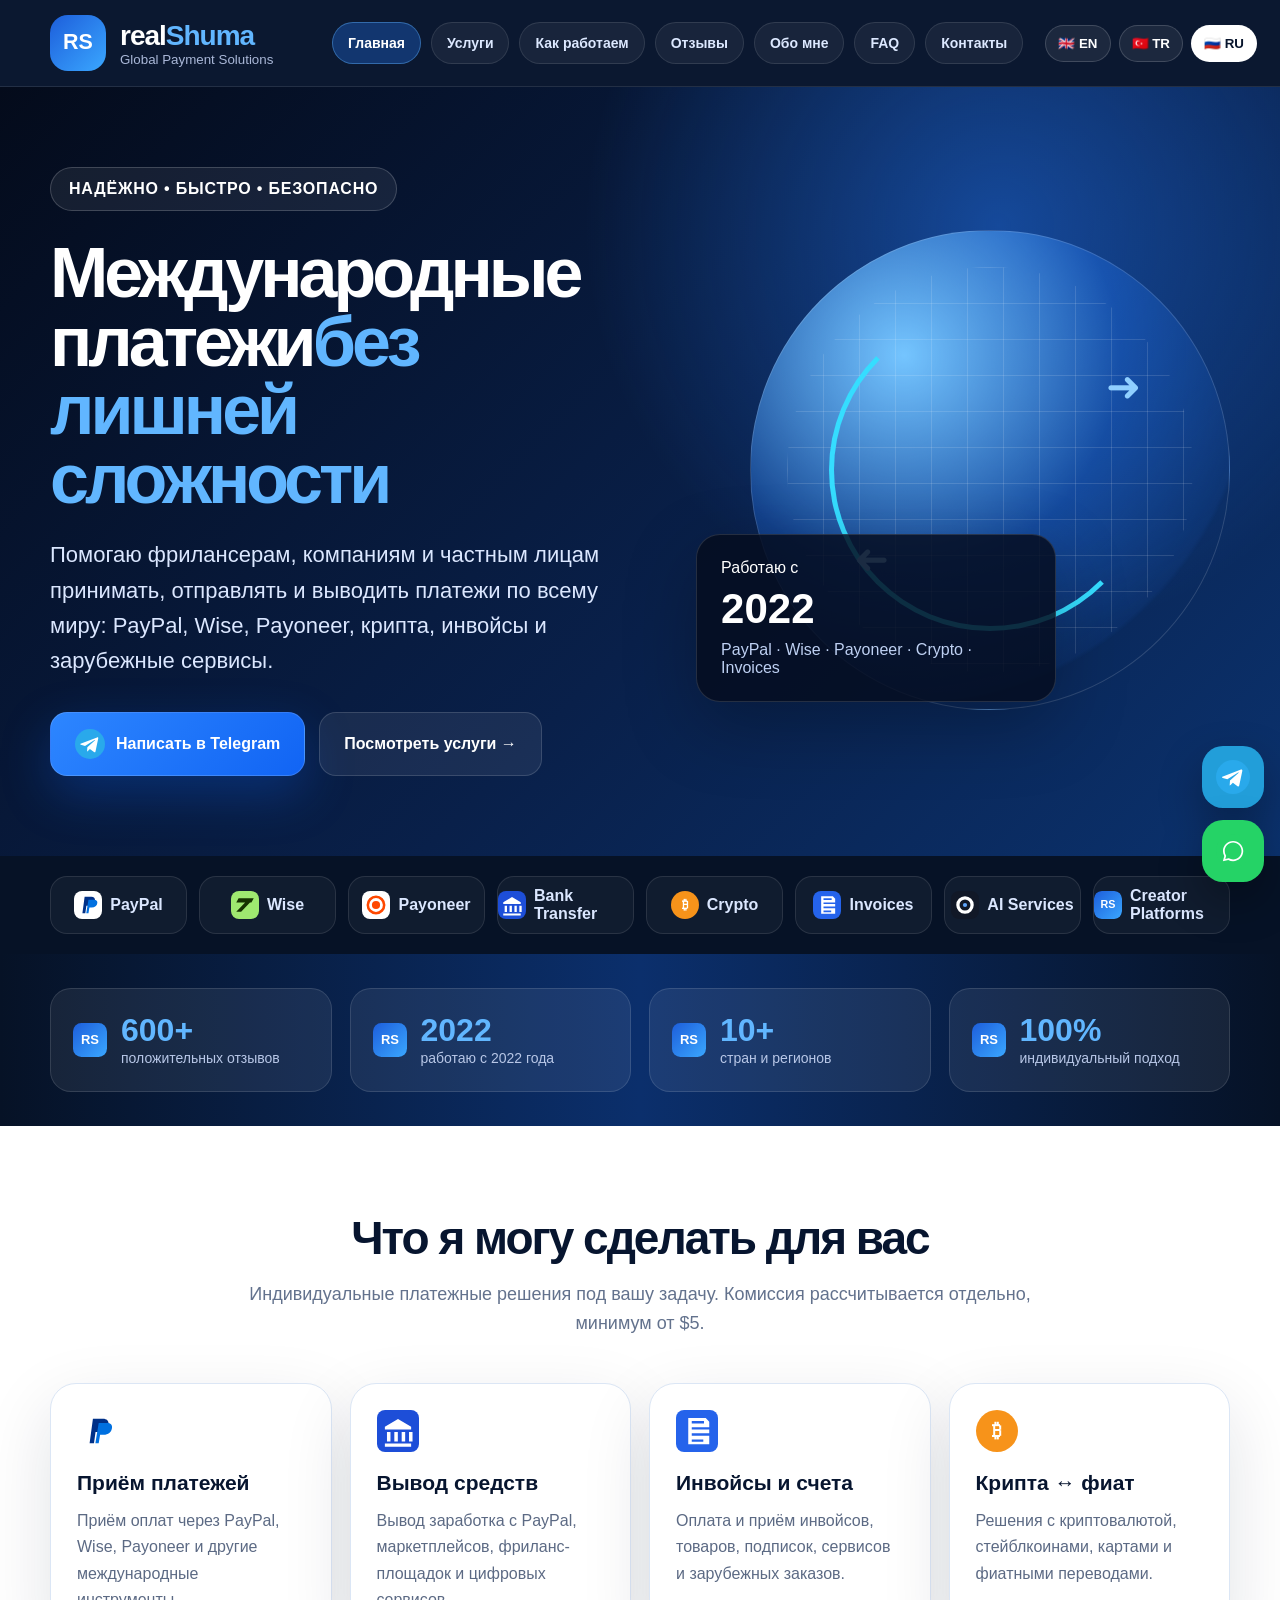
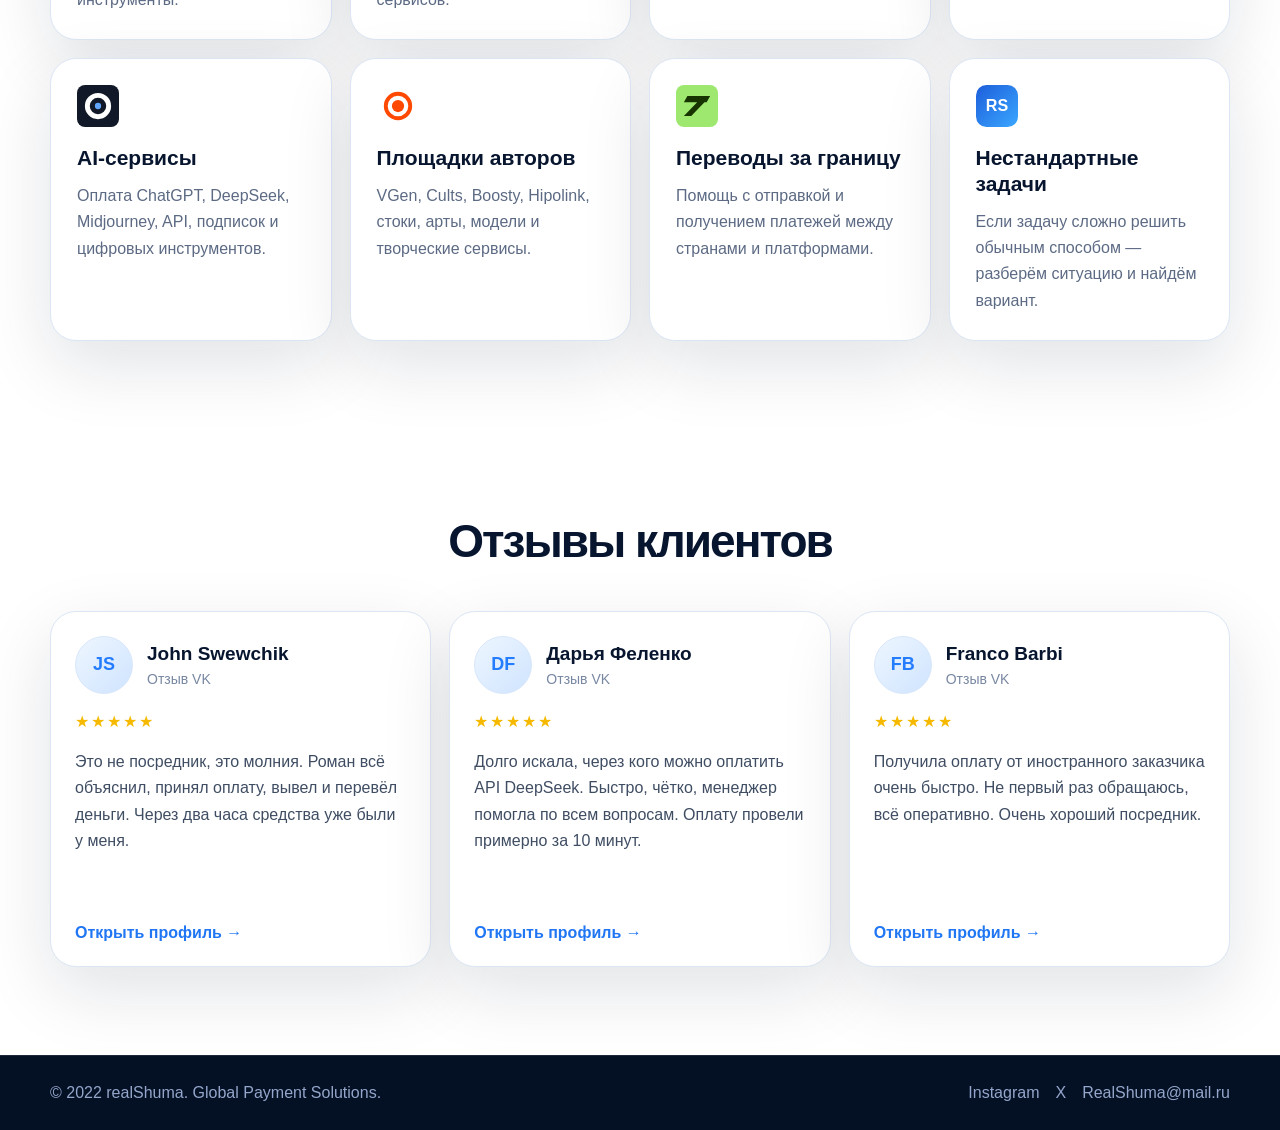
<file: index.html>
<!doctype html><html lang="ru"><head><meta charset="utf-8"><meta name="viewport" content="width=device-width,initial-scale=1"><title>realShuma — Global Payment Solutions</title><meta name="description" content="realShuma — международные платежные решения: PayPal, Wise, Payoneer, крипта, инвойсы. Работаю с 2022 года."><meta property="og:title" content="realShuma — Global Payment Solutions"><meta property="og:description" content="realShuma — международные платежные решения: PayPal, Wise, Payoneer, крипта, инвойсы. Работаю с 2022 года."><meta property="og:type" content="website"><meta property="og:image" content="og.svg"><meta name="twitter:card" content="summary_large_image"><meta name="theme-color" content="#07142c"><link rel="icon" href="favicon.svg" type="image/svg+xml"><style>
:root{--dark:#07142c;--dark2:#0b234f;--blue:#237cff;--sky:#61b6ff;--bg:#f3f7fc;--text:#07152f;--muted:#63728d;--line:#dbe6f5;--shadow:0 24px 70px rgba(7,21,47,.12);--w:1180px}*{box-sizing:border-box}html{scroll-behavior:smooth}body{margin:0;background:var(--bg);color:var(--text);font-family:Arial,Helvetica,sans-serif}a{text-decoration:none;color:inherit}.container{width:min(var(--w),calc(100% - 36px));margin:auto}[data-lang]{display:none!important}body.ru [data-lang=ru],body.en [data-lang=en],body.tr [data-lang=tr]{display:revert!important}.icon-img{width:30px;height:30px}.header{position:sticky;top:0;z-index:50;background:rgba(7,20,44,.98);border-bottom:1px solid rgba(255,255,255,.1);backdrop-filter:blur(16px)}.nav{min-height:86px;display:grid;grid-template-columns:auto 1fr auto;align-items:center;gap:22px;padding:12px 0}.brand{display:flex;align-items:center;gap:14px;color:white;min-width:260px}.logo-img{width:56px;height:56px;border-radius:18px}.brand b{font-size:28px;letter-spacing:-1px}.brand b span{color:var(--sky)}.brand small{display:block;color:#aab8d8}.menu{display:flex;justify-content:center;gap:10px;color:#dce8ff;font-size:14px;font-weight:900}.menu a{padding:12px 15px;border-radius:999px;background:rgba(255,255,255,.055);border:1px solid rgba(255,255,255,.1);white-space:nowrap;transition:.2s}.menu a:hover,.menu .active{color:white;background:rgba(36,124,255,.3);border-color:rgba(95,179,255,.42)}.langs{display:flex;gap:8px;justify-content:flex-end}.langs button{border:1px solid rgba(255,255,255,.16);background:rgba(255,255,255,.07);color:white;border-radius:999px;padding:10px 12px;font-weight:900;cursor:pointer;white-space:nowrap}.langs .on{background:white;color:#07142c}.hero{background:radial-gradient(circle at 78% 18%,rgba(36,124,255,.45),transparent 35%),linear-gradient(135deg,#040b1b,#09204a 58%,#0b326e);color:white;overflow:hidden}.hero-grid{display:grid;grid-template-columns:1.05fr .95fr;gap:56px;align-items:center;min-height:670px;padding:80px 0}.badge{display:inline-flex;padding:12px 18px;border-radius:999px;border:1px solid rgba(255,255,255,.18);background:rgba(255,255,255,.07);font-weight:900;letter-spacing:.05em;text-transform:uppercase}h1{font-size:70px;line-height:.98;letter-spacing:-4px;margin:28px 0 24px}.blue{color:var(--sky);display:block}.lead{font-size:22px;line-height:1.6;color:#dbe7ff;max-width:690px;margin:0 0 34px}.buttons{display:flex;gap:14px;flex-wrap:wrap}.btn{display:inline-flex;align-items:center;justify-content:center;gap:11px;padding:16px 24px;border-radius:17px;font-weight:900;border:1px solid rgba(255,255,255,.14);transition:.22s}.btn:hover{transform:translateY(-2px)}.btn.primary{background:linear-gradient(135deg,#2d86ff,#1164f4);color:white;box-shadow:0 18px 50px rgba(15,103,255,.28)}.btn.ghost{background:rgba(255,255,255,.07);color:white}.visual{position:relative;height:520px}.globe{position:absolute;right:0;top:18px;width:480px;height:480px;border-radius:50%;background:radial-gradient(circle at 32% 26%,#75c5ff,#247cff55 45%,#247cff13 72%,transparent 73%);border:1px solid rgba(255,255,255,.15)}.globe:before{content:"";position:absolute;inset:36px;border-radius:50%;background-image:linear-gradient(rgba(255,255,255,.13) 1px,transparent 1px),linear-gradient(90deg,rgba(255,255,255,.13) 1px,transparent 1px);background-size:36px 36px;clip-path:circle(50%)}.orbit{position:absolute;inset:78px;border-radius:50%;border:5px solid transparent;border-left-color:#35ddff;border-bottom-color:#35ddff;animation:spin 13s linear infinite}.orbit:before,.orbit:after{content:"➜";position:absolute;color:#8fcfff;font-size:42px}.orbit:before{right:5px;top:48px}.orbit:after{left:20px;bottom:40px;transform:rotate(180deg)}@keyframes spin{to{transform:rotate(360deg)}}.since{position:absolute;left:0;bottom:30px;width:360px;background:rgba(5,13,30,.84);border:1px solid rgba(255,255,255,.13);border-radius:24px;padding:24px;box-shadow:0 24px 70px rgba(0,0,0,.25)}.since b{display:block;font-size:42px;color:white;margin:8px 0}.since p{margin:0;color:#bed0f2}.strip{background:#061226;color:white}.strip-grid{display:grid;grid-template-columns:repeat(8,1fr);gap:12px;padding:20px 0}.mini{min-height:58px;border:1px solid rgba(255,255,255,.1);border-radius:17px;background:rgba(255,255,255,.045);display:flex;align-items:center;justify-content:center;gap:8px;font-weight:900;color:#dbe7ff}.mini img{width:28px;height:28px;border-radius:8px}.section{padding:88px 0}.white{background:white}.dark{background:var(--dark);color:white}.head{max-width:850px;margin:0 auto 44px;text-align:center}.head h2{font-size:46px;line-height:1.08;letter-spacing:-2px;margin:0 0 16px}.head p{font-size:18px;line-height:1.65;color:var(--muted);margin:0}.dark .head p{color:#aebfe0}.pagehero{background:linear-gradient(135deg,#040b1b,#09204a 65%,#0b326e);color:white;padding:86px 0 66px}.pagehero h1{font-size:60px;margin-bottom:18px}.crumb{color:#a7b9dc;font-weight:800;margin-bottom:18px}.cards{display:grid;grid-template-columns:repeat(4,1fr);gap:18px}.card{background:#fff;border:1px solid var(--line);border-radius:26px;padding:26px;box-shadow:var(--shadow);min-height:246px;display:flex;flex-direction:column}.card .icon{width:42px;height:42px;margin-bottom:18px}.card h3{margin:0 0 12px;font-size:21px;line-height:1.22}.card p{margin:0;color:#5c6a84;line-height:1.65;font-size:16px}.dark .card{background:rgba(255,255,255,.075);border-color:rgba(255,255,255,.12);box-shadow:none}.dark .card p{color:#c0cdea}.stats{background:linear-gradient(90deg,#061226,#0b2f6c,#061226);color:white;padding:34px 0}.stats-grid{display:grid;grid-template-columns:repeat(4,1fr);gap:18px}.stat{display:flex;align-items:center;gap:14px;background:rgba(255,255,255,.07);border:1px solid rgba(255,255,255,.12);border-radius:21px;padding:22px;min-height:104px}.stat img{width:34px;height:34px}.stat b{font-size:32px;color:var(--sky);display:block}.stat span{color:#b8c7e7;font-size:14px;line-height:1.35}.steps{display:grid;grid-template-columns:repeat(3,1fr);gap:20px}.step{background:rgba(255,255,255,.075);border:1px solid rgba(255,255,255,.12);border-radius:25px;padding:29px;min-height:260px}.num{width:48px;height:48px;border-radius:50%;display:grid;place-items:center;background:var(--blue);font-weight:900;margin-bottom:17px}.step h3{margin:0 0 12px;font-size:23px}.step p{margin:0;color:#b8c7e7;line-height:1.7}.reviews{display:grid;grid-template-columns:repeat(3,1fr);gap:18px}.review{background:#fff;border:1px solid var(--line);border-radius:26px;padding:24px;box-shadow:var(--shadow);min-height:356px;display:flex;flex-direction:column}.rt{display:flex;gap:14px;align-items:center}.avatar{width:58px;height:58px;border-radius:50%;background:linear-gradient(135deg,#eef6ff,#cfe4ff);border:1px solid #d8e7fb;display:grid;place-items:center;color:#247cff;font-weight:900;font-size:18px;flex:none}.name{font-size:19px;font-weight:900;line-height:1.25}.src{color:#7887a2;font-size:14px;margin-top:5px}.stars{color:#f6b900;letter-spacing:2px;margin:18px 0}.review p{color:#3f4d63;line-height:1.65;margin:0 0 22px}.review a{margin-top:auto;color:#2076f3;font-weight:900}.about-grid,.contact{display:grid;grid-template-columns:1fr 1fr;gap:22px}.darkcard{background:rgba(255,255,255,.075);border:1px solid rgba(255,255,255,.12);border-radius:28px;padding:30px;min-height:178px}.darkcard p{color:#dbe7ff;line-height:1.7;font-size:18px}.check{display:grid;gap:14px}.check div:before{content:"✓";color:#24d47c;font-weight:900;margin-right:10px}.faq{max-width:930px;margin:auto;display:grid;gap:14px}details{background:white;border:1px solid var(--line);border-radius:18px;padding:20px;box-shadow:0 14px 40px rgba(12,31,68,.06)}summary{font-weight:900;font-size:18px;cursor:pointer}details p{color:#5c6a84;line-height:1.65}.contact{grid-template-columns:repeat(5,1fr)}.contact .darkcard{display:flex;flex-direction:column;justify-content:center}.contact a{display:flex;align-items:center;gap:10px;margin:12px 0;color:#dbe7ff;line-height:1.4}.contact img{width:30px;height:30px;border-radius:8px}footer{background:#041024;color:#94a6cb;padding:28px 0;border-top:1px solid rgba(255,255,255,.1)}footer .container{display:flex;justify-content:space-between;gap:15px;flex-wrap:wrap}.legal{display:flex;gap:16px;flex-wrap:wrap}.float{position:fixed;right:16px;bottom:18px;z-index:80;display:grid;gap:12px}.float a{width:62px;height:62px;border-radius:21px;display:grid;place-items:center;box-shadow:0 18px 44px rgba(0,0,0,.30);background:#229ed9}.float a img{width:34px;height:34px}.float .wa{background:#25d366}.reveal{opacity:0;transform:translateY(22px);transition:.7s ease}.reveal.visible{opacity:1;transform:none}@media(max-width:1050px){.nav{grid-template-columns:1fr;gap:14px}.brand{min-width:0}.langs{order:2;justify-content:flex-start}.menu{order:3;justify-content:flex-start;overflow:visible;gap:7px;flex-wrap:nowrap}.menu a{font-size:13px;padding:10px 13px}.hero-grid{grid-template-columns:1fr;min-height:auto}.visual{height:420px}.globe{left:50%;right:auto;transform:translateX(-50%);width:380px;height:380px}.since{left:50%;transform:translateX(-50%);width:min(340px,100%)}.strip-grid{grid-template-columns:repeat(4,1fr)}.cards{grid-template-columns:repeat(2,1fr)}.reviews{grid-template-columns:repeat(2,1fr)}.stats-grid,.steps,.about-grid{grid-template-columns:1fr}.contact{grid-template-columns:repeat(2,1fr)}}@media(max-width:640px){.container{width:calc(100% - 28px)}.nav{padding:18px 0}.brand{gap:12px}.brand b{font-size:29px}.brand small{font-size:17px;max-width:none}.logo-img{width:90px;height:90px;border-radius:24px}.langs{display:grid;grid-template-columns:repeat(3,1fr);width:100%;gap:8px}.langs button{padding:10px 8px;font-size:14px}.menu{width:100%;display:grid;grid-template-columns:repeat(4,1fr);gap:8px}.menu a{display:flex;align-items:center;justify-content:center;text-align:center;min-height:44px;font-size:12px;padding:8px 5px;white-space:normal;line-height:1.15}.menu a:nth-child(n+5){font-size:11px}h1,.pagehero h1{font-size:42px;letter-spacing:-2.2px;line-height:1.05}.lead{font-size:20px;line-height:1.55}.buttons{display:grid}.btn{width:100%}.cards,.reviews{grid-template-columns:1fr}.head h2{font-size:36px}.section{padding:66px 0}.strip-grid{grid-template-columns:repeat(2,1fr)}.float a{width:58px;height:58px}.stats-grid{gap:12px}.stat{padding:18px}.stat b{font-size:30px}.contact{grid-template-columns:1fr}.card,.review,.darkcard{min-height:auto}.visual{height:360px}.globe{width:310px;height:310px}.since{bottom:12px}.pagehero{padding:64px 0 50px}}@media(max-width:390px){.brand b{font-size:27px}.brand small{font-size:15px}.logo-img{width:80px;height:80px}.menu a{font-size:11px;padding:7px 4px}.langs button{font-size:13px}h1,.pagehero h1{font-size:38px}.lead{font-size:18px}}
</style>
</head><body class="ru"><header class="header"><div class="container nav"><a class="brand" href="index.html"><img class="logo-img" src="logo-rs.svg" alt="RS"><div><b>real<span>Shuma</span></b><small>Global Payment Solutions</small></div></a><nav class="menu"><a class="active" href="index.html"><span data-lang="ru">Главная</span><span data-lang="en">Home</span><span data-lang="tr">Ana</span></a><a class="" href="services.html"><span data-lang="ru">Услуги</span><span data-lang="en">Services</span><span data-lang="tr">Hizmet</span></a><a class="" href="process.html"><span data-lang="ru">Как работаем</span><span data-lang="en">Process</span><span data-lang="tr">Süreç</span></a><a class="" href="reviews.html"><span data-lang="ru">Отзывы</span><span data-lang="en">Reviews</span><span data-lang="tr">Yorum</span></a><a class="" href="about.html"><span data-lang="ru">Обо мне</span><span data-lang="en">About</span><span data-lang="tr">Hakkımda</span></a><a class="" href="faq.html"><span data-lang="ru">FAQ</span><span data-lang="en">FAQ</span><span data-lang="tr">SSS</span></a><a class="" href="contact.html"><span data-lang="ru">Контакты</span><span data-lang="en">Contact</span><span data-lang="tr">İletişim</span></a></nav><div class="langs"><button id="b-en" onclick="setLang('en')">🇬🇧 EN</button><button id="b-tr" onclick="setLang('tr')">🇹🇷 TR</button><button id="b-ru" onclick="setLang('ru')">🇷🇺 RU</button></div></div></header><section class="hero"><div class="container hero-grid"><div><div class="badge"><span data-lang="ru">Надёжно • быстро • безопасно</span><span data-lang="en">Reliable • fast • secure</span><span data-lang="tr">Güvenilir • hızlı • güvenli</span></div><h1><span data-lang="ru">Международные платежи</span><span data-lang="en">Global payments</span><span data-lang="tr">Global ödemeler</span><span class="blue" data-lang="ru">без лишней сложности</span><span class="blue" data-lang="en">made simple</span><span class="blue" data-lang="tr">daha kolay</span></h1><p class="lead" data-lang="ru">Помогаю фрилансерам, компаниям и частным лицам принимать, отправлять и выводить платежи по всему миру: PayPal, Wise, Payoneer, крипта, инвойсы и зарубежные сервисы.</p><p class="lead" data-lang="en">I help freelancers, businesses and individuals receive, send and withdraw payments worldwide: PayPal, Wise, Payoneer, crypto, invoices and international digital services.</p><p class="lead" data-lang="tr">Freelancerlar, şirketler ve bireyler için global ödeme çözümleri: PayPal, Wise, Payoneer, kripto, faturalar ve uluslararası servisler.</p><div class="buttons"><a class="btn primary" href="https://t.me/realshuma" target="_blank"><img class="icon-img" src="telegram.svg"> <span data-lang="ru">Написать в Telegram</span><span data-lang="en">Contact on Telegram</span><span data-lang="tr">Telegram ile yaz</span></a><a class="btn ghost" href="services.html"><span data-lang="ru">Посмотреть услуги →</span><span data-lang="en">View services →</span><span data-lang="tr">Hizmetleri gör →</span></a></div></div><div class="visual"><div class="globe"><div class="orbit"></div></div><div class="since"><span data-lang="ru">Работаю с</span><span data-lang="en">Since</span><span data-lang="tr">Başlangıç</span><b>2022</b><p>PayPal · Wise · Payoneer · Crypto · Invoices</p></div></div></div></section><section class="strip"><div class="container strip-grid"><div class="mini"><img src="paypal.svg">PayPal</div><div class="mini"><img src="wise.svg">Wise</div><div class="mini"><img src="payoneer.svg">Payoneer</div><div class="mini"><img src="bank.svg">Bank Transfer</div><div class="mini"><img src="bitcoin.svg">Crypto</div><div class="mini"><img src="invoice.svg">Invoices</div><div class="mini"><img src="ai.svg">AI Services</div><div class="mini"><img src="logo-rs.svg">Creator Platforms</div></div></section><section class="stats"><div class="container stats-grid"><div class="stat"><img src="logo-rs.svg"><div><b>600+</b><span data-lang="ru">положительных отзывов</span><span data-lang="en">positive reviews</span><span data-lang="tr">olumlu yorum</span></div></div><div class="stat"><img src="logo-rs.svg"><div><b>2022</b><span data-lang="ru">работаю с 2022 года</span><span data-lang="en">working since 2022</span><span data-lang="tr">2022den beri</span></div></div><div class="stat"><img src="logo-rs.svg"><div><b>10+</b><span data-lang="ru">стран и регионов</span><span data-lang="en">countries and regions</span><span data-lang="tr">ülke ve bölge</span></div></div><div class="stat"><img src="logo-rs.svg"><div><b>100%</b><span data-lang="ru">индивидуальный подход</span><span data-lang="en">individual approach</span><span data-lang="tr">kişisel yaklaşım</span></div></div></div></section><section class="section white"><div class="container"><div class="head"><h2 data-lang="ru">Что я могу сделать для вас</h2><h2 data-lang="en">What I can do for you</h2><h2 data-lang="tr">Sizin için neler yapabilirim</h2><p data-lang="ru">Индивидуальные платежные решения под вашу задачу. Комиссия рассчитывается отдельно, минимум от $5.</p><p data-lang="en">Individual payment solutions for your task. Fee is calculated separately, minimum from $5.</p><p data-lang="tr">İhtiyacınıza özel ödeme çözümleri. Komisyon ayrıca hesaplanır, minimum $5.</p></div><div class="cards"><div class="card"><img class="icon" src="paypal.svg" alt=""><h3 data-lang="ru">Приём платежей</h3><h3 data-lang="en">Receive payments</h3><h3 data-lang="tr">Ödeme alma</h3><p data-lang="ru">Приём оплат через PayPal, Wise, Payoneer и другие международные инструменты.</p><p data-lang="en">Receive payments via PayPal, Wise, Payoneer and other international tools.</p><p data-lang="tr">PayPal, Wise, Payoneer ve diğer araçlarla ödeme alma.</p></div><div class="card"><img class="icon" src="bank.svg" alt=""><h3 data-lang="ru">Вывод средств</h3><h3 data-lang="en">Withdraw funds</h3><h3 data-lang="tr">Para çekme</h3><p data-lang="ru">Вывод заработка с PayPal, маркетплейсов, фриланс-площадок и цифровых сервисов.</p><p data-lang="en">Withdraw funds from PayPal, marketplaces, freelance platforms and digital services.</p><p data-lang="tr">PayPal, pazar yerleri ve dijital servislerden para çekme.</p></div><div class="card"><img class="icon" src="invoice.svg" alt=""><h3 data-lang="ru">Инвойсы и счета</h3><h3 data-lang="en">Invoices</h3><h3 data-lang="tr">Faturalar</h3><p data-lang="ru">Оплата и приём инвойсов, товаров, подписок, сервисов и зарубежных заказов.</p><p data-lang="en">Pay and receive invoices, subscriptions, services and foreign orders.</p><p data-lang="tr">Fatura, abonelik, servis ve yurtdışı sipariş ödemeleri.</p></div><div class="card"><img class="icon" src="bitcoin.svg" alt=""><h3 data-lang="ru">Крипта ↔ фиат</h3><h3 data-lang="en">Crypto ↔ fiat</h3><h3 data-lang="tr">Kripto ↔ fiat</h3><p data-lang="ru">Решения с криптовалютой, стейблкоинами, картами и фиатными переводами.</p><p data-lang="en">Solutions with crypto, stablecoins, cards and fiat transfers.</p><p data-lang="tr">Kripto, stablecoin, kart ve fiat transfer çözümleri.</p></div><div class="card"><img class="icon" src="ai.svg" alt=""><h3 data-lang="ru">AI-сервисы</h3><h3 data-lang="en">AI services</h3><h3 data-lang="tr">AI servisleri</h3><p data-lang="ru">Оплата ChatGPT, DeepSeek, Midjourney, API, подписок и цифровых инструментов.</p><p data-lang="en">Payments for ChatGPT, DeepSeek, Midjourney, APIs and subscriptions.</p><p data-lang="tr">ChatGPT, DeepSeek, Midjourney, API ve abonelik ödemeleri.</p></div><div class="card"><img class="icon" src="payoneer.svg" alt=""><h3 data-lang="ru">Площадки авторов</h3><h3 data-lang="en">Creator platforms</h3><h3 data-lang="tr">İçerik platformları</h3><p data-lang="ru">VGen, Cults, Boosty, Hipolink, стоки, арты, модели и творческие сервисы.</p><p data-lang="en">VGen, Cults, Boosty, Hipolink, stock platforms and creator services.</p><p data-lang="tr">VGen, Cults, Boosty, Hipolink ve içerik platformları.</p></div><div class="card"><img class="icon" src="wise.svg" alt=""><h3 data-lang="ru">Переводы за границу</h3><h3 data-lang="en">Cross-border transfers</h3><h3 data-lang="tr">Uluslararası transfer</h3><p data-lang="ru">Помощь с отправкой и получением платежей между странами и платформами.</p><p data-lang="en">Help sending and receiving payments between countries and platforms.</p><p data-lang="tr">Ülkeler ve platformlar arasında ödeme desteği.</p></div><div class="card"><img class="icon" src="logo-rs.svg" alt=""><h3 data-lang="ru">Нестандартные задачи</h3><h3 data-lang="en">Custom tasks</h3><h3 data-lang="tr">Özel işler</h3><p data-lang="ru">Если задачу сложно решить обычным способом — разберём ситуацию и найдём вариант.</p><p data-lang="en">For non-standard tasks, we review the situation and find an option.</p><p data-lang="tr">Standart dışı işler için uygun çözüm bulunur.</p></div></div></div></section><section class="section white"><div class="container"><div class="head"><h2 data-lang="ru">Отзывы клиентов</h2><h2 data-lang="en">Client reviews</h2><h2 data-lang="tr">Müşteri yorumları</h2></div><div class="reviews"><article class="review"><div class="rt"><div class="avatar">JS</div><div><div class="name">John Swewchik</div><div class="src"><span data-lang="ru">Отзыв VK</span><span data-lang="en">VK review</span><span data-lang="tr">VK yorumu</span></div></div></div><div class="stars">★★★★★</div><p data-lang="ru">Это не посредник, это молния. Роман всё объяснил, принял оплату, вывел и перевёл деньги. Через два часа средства уже были у меня.</p><p data-lang="en">This is not just a payment partner — this is lightning-fast. Roman explained everything, received the payment, withdrew it and transferred the money. In two hours the funds were already with me.</p><p data-lang="tr">Bu sadece bir ödeme aracısı değil — gerçekten yıldırım gibi hızlı. Roman her şeyi açıkladı, ödemeyi aldı, çekti ve gönderdi. İki saat içinde para bendeydi.</p><a href="https://vk.ru/suwawowudattu" target="_blank"><span data-lang="ru">Открыть профиль →</span><span data-lang="en">Open profile →</span><span data-lang="tr">Profili aç →</span></a></article><article class="review"><div class="rt"><div class="avatar">DF</div><div><div class="name"><span data-lang="ru">Дарья Феленко</span><span data-lang="en">Daria Felenko</span><span data-lang="tr">Daria Felenko</span></div><div class="src"><span data-lang="ru">Отзыв VK</span><span data-lang="en">VK review</span><span data-lang="tr">VK yorumu</span></div></div></div><div class="stars">★★★★★</div><p data-lang="ru">Долго искала, через кого можно оплатить API DeepSeek. Быстро, чётко, менеджер помогла по всем вопросам. Оплату провели примерно за 10 минут.</p><p data-lang="en">I had been looking for someone who could help pay for the DeepSeek API. Everything was fast and clear. The payment took about 10 minutes.</p><p data-lang="tr">DeepSeek API ödemesi için uzun süre çözüm aradım. Her şey hızlı ve netti. Ödeme yaklaşık 10 dakika sürdü.</p><a href="https://vk.ru/filinbro" target="_blank"><span data-lang="ru">Открыть профиль →</span><span data-lang="en">Open profile →</span><span data-lang="tr">Profili aç →</span></a></article><article class="review"><div class="rt"><div class="avatar">FB</div><div><div class="name">Franco Barbi</div><div class="src"><span data-lang="ru">Отзыв VK</span><span data-lang="en">VK review</span><span data-lang="tr">VK yorumu</span></div></div></div><div class="stars">★★★★★</div><p data-lang="ru">Получила оплату от иностранного заказчика очень быстро. Не первый раз обращаюсь, всё оперативно. Очень хороший посредник.</p><p data-lang="en">I received a payment from a foreign client very quickly. It is not my first time working with Roman — everything is always fast and professional.</p><p data-lang="tr">Yabancı müşteriden ödemeyi çok hızlı aldım. Roman ile ilk kez çalışmıyorum — her şey hızlı ve profesyonel.</p><a href="https://vk.ru/leviackerman_01" target="_blank"><span data-lang="ru">Открыть профиль →</span><span data-lang="en">Open profile →</span><span data-lang="tr">Profili aç →</span></a></article></div></div></section><div class="float"><a href="https://t.me/realshuma" target="_blank" aria-label="Telegram"><img src="telegram.svg" alt=""></a><a class="wa" href="https://wa.me/79042220808" target="_blank" aria-label="WhatsApp"><img src="whatsapp.svg" alt=""></a></div><footer><div class="container"><div>© 2022 realShuma. Global Payment Solutions.</div><div class="legal"><a href="https://www.instagram.com/realshuma" target="_blank">Instagram</a><a href="https://x.com/realshuma" target="_blank">X</a><a href="mailto:RealShuma@mail.ru">RealShuma@mail.ru</a></div></div></footer><script>
function setLang(l){document.body.className=l;['en','tr','ru'].forEach(x=>{let b=document.getElementById('b-'+x);if(b)b.classList.toggle('on',x===l)});document.documentElement.lang=l;try{localStorage.setItem('rs_lang',l)}catch(e){}}setLang(localStorage.getItem('rs_lang')||'ru');document.querySelectorAll('.card,.review,.step,.stat,.darkcard,.head').forEach(el=>el.classList.add('reveal'));const io=new IntersectionObserver(es=>es.forEach(e=>{if(e.isIntersecting)e.target.classList.add('visible')}),{threshold:.12});document.querySelectorAll('.reveal').forEach(el=>io.observe(el));
</script>
</body></html>
</file>
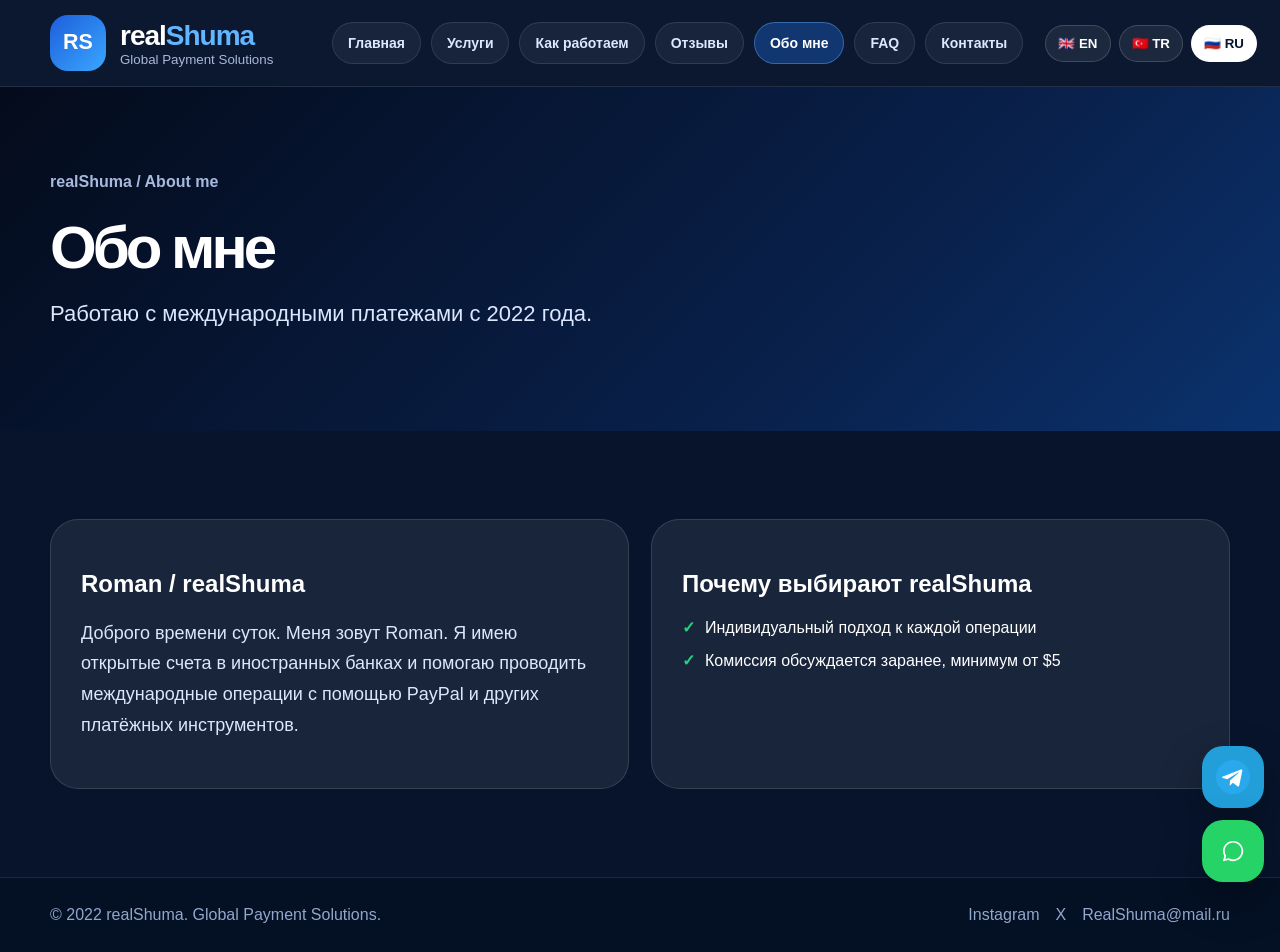
<file: about.html>
<!doctype html><html lang="ru"><head><meta charset="utf-8"><meta name="viewport" content="width=device-width,initial-scale=1"><title>About — realShuma</title><meta name="description" content="realShuma — международные платежные решения: PayPal, Wise, Payoneer, крипта, инвойсы. Работаю с 2022 года."><meta property="og:title" content="About — realShuma"><meta property="og:description" content="realShuma — международные платежные решения: PayPal, Wise, Payoneer, крипта, инвойсы. Работаю с 2022 года."><meta property="og:type" content="website"><meta property="og:image" content="og.svg"><meta name="twitter:card" content="summary_large_image"><meta name="theme-color" content="#07142c"><link rel="icon" href="favicon.svg" type="image/svg+xml"><style>
:root{--dark:#07142c;--dark2:#0b234f;--blue:#237cff;--sky:#61b6ff;--bg:#f3f7fc;--text:#07152f;--muted:#63728d;--line:#dbe6f5;--shadow:0 24px 70px rgba(7,21,47,.12);--w:1180px}*{box-sizing:border-box}html{scroll-behavior:smooth}body{margin:0;background:var(--bg);color:var(--text);font-family:Arial,Helvetica,sans-serif}a{text-decoration:none;color:inherit}.container{width:min(var(--w),calc(100% - 36px));margin:auto}[data-lang]{display:none!important}body.ru [data-lang=ru],body.en [data-lang=en],body.tr [data-lang=tr]{display:revert!important}.icon-img{width:30px;height:30px}.header{position:sticky;top:0;z-index:50;background:rgba(7,20,44,.98);border-bottom:1px solid rgba(255,255,255,.1);backdrop-filter:blur(16px)}.nav{min-height:86px;display:grid;grid-template-columns:auto 1fr auto;align-items:center;gap:22px;padding:12px 0}.brand{display:flex;align-items:center;gap:14px;color:white;min-width:260px}.logo-img{width:56px;height:56px;border-radius:18px}.brand b{font-size:28px;letter-spacing:-1px}.brand b span{color:var(--sky)}.brand small{display:block;color:#aab8d8}.menu{display:flex;justify-content:center;gap:10px;color:#dce8ff;font-size:14px;font-weight:900}.menu a{padding:12px 15px;border-radius:999px;background:rgba(255,255,255,.055);border:1px solid rgba(255,255,255,.1);white-space:nowrap;transition:.2s}.menu a:hover,.menu .active{color:white;background:rgba(36,124,255,.3);border-color:rgba(95,179,255,.42)}.langs{display:flex;gap:8px;justify-content:flex-end}.langs button{border:1px solid rgba(255,255,255,.16);background:rgba(255,255,255,.07);color:white;border-radius:999px;padding:10px 12px;font-weight:900;cursor:pointer;white-space:nowrap}.langs .on{background:white;color:#07142c}.hero{background:radial-gradient(circle at 78% 18%,rgba(36,124,255,.45),transparent 35%),linear-gradient(135deg,#040b1b,#09204a 58%,#0b326e);color:white;overflow:hidden}.hero-grid{display:grid;grid-template-columns:1.05fr .95fr;gap:56px;align-items:center;min-height:670px;padding:80px 0}.badge{display:inline-flex;padding:12px 18px;border-radius:999px;border:1px solid rgba(255,255,255,.18);background:rgba(255,255,255,.07);font-weight:900;letter-spacing:.05em;text-transform:uppercase}h1{font-size:70px;line-height:.98;letter-spacing:-4px;margin:28px 0 24px}.blue{color:var(--sky);display:block}.lead{font-size:22px;line-height:1.6;color:#dbe7ff;max-width:690px;margin:0 0 34px}.buttons{display:flex;gap:14px;flex-wrap:wrap}.btn{display:inline-flex;align-items:center;justify-content:center;gap:11px;padding:16px 24px;border-radius:17px;font-weight:900;border:1px solid rgba(255,255,255,.14);transition:.22s}.btn:hover{transform:translateY(-2px)}.btn.primary{background:linear-gradient(135deg,#2d86ff,#1164f4);color:white;box-shadow:0 18px 50px rgba(15,103,255,.28)}.btn.ghost{background:rgba(255,255,255,.07);color:white}.visual{position:relative;height:520px}.globe{position:absolute;right:0;top:18px;width:480px;height:480px;border-radius:50%;background:radial-gradient(circle at 32% 26%,#75c5ff,#247cff55 45%,#247cff13 72%,transparent 73%);border:1px solid rgba(255,255,255,.15)}.globe:before{content:"";position:absolute;inset:36px;border-radius:50%;background-image:linear-gradient(rgba(255,255,255,.13) 1px,transparent 1px),linear-gradient(90deg,rgba(255,255,255,.13) 1px,transparent 1px);background-size:36px 36px;clip-path:circle(50%)}.orbit{position:absolute;inset:78px;border-radius:50%;border:5px solid transparent;border-left-color:#35ddff;border-bottom-color:#35ddff;animation:spin 13s linear infinite}.orbit:before,.orbit:after{content:"➜";position:absolute;color:#8fcfff;font-size:42px}.orbit:before{right:5px;top:48px}.orbit:after{left:20px;bottom:40px;transform:rotate(180deg)}@keyframes spin{to{transform:rotate(360deg)}}.since{position:absolute;left:0;bottom:30px;width:360px;background:rgba(5,13,30,.84);border:1px solid rgba(255,255,255,.13);border-radius:24px;padding:24px;box-shadow:0 24px 70px rgba(0,0,0,.25)}.since b{display:block;font-size:42px;color:white;margin:8px 0}.since p{margin:0;color:#bed0f2}.strip{background:#061226;color:white}.strip-grid{display:grid;grid-template-columns:repeat(8,1fr);gap:12px;padding:20px 0}.mini{min-height:58px;border:1px solid rgba(255,255,255,.1);border-radius:17px;background:rgba(255,255,255,.045);display:flex;align-items:center;justify-content:center;gap:8px;font-weight:900;color:#dbe7ff}.mini img{width:28px;height:28px;border-radius:8px}.section{padding:88px 0}.white{background:white}.dark{background:var(--dark);color:white}.head{max-width:850px;margin:0 auto 44px;text-align:center}.head h2{font-size:46px;line-height:1.08;letter-spacing:-2px;margin:0 0 16px}.head p{font-size:18px;line-height:1.65;color:var(--muted);margin:0}.dark .head p{color:#aebfe0}.pagehero{background:linear-gradient(135deg,#040b1b,#09204a 65%,#0b326e);color:white;padding:86px 0 66px}.pagehero h1{font-size:60px;margin-bottom:18px}.crumb{color:#a7b9dc;font-weight:800;margin-bottom:18px}.cards{display:grid;grid-template-columns:repeat(4,1fr);gap:18px}.card{background:#fff;border:1px solid var(--line);border-radius:26px;padding:26px;box-shadow:var(--shadow);min-height:246px;display:flex;flex-direction:column}.card .icon{width:42px;height:42px;margin-bottom:18px}.card h3{margin:0 0 12px;font-size:21px;line-height:1.22}.card p{margin:0;color:#5c6a84;line-height:1.65;font-size:16px}.dark .card{background:rgba(255,255,255,.075);border-color:rgba(255,255,255,.12);box-shadow:none}.dark .card p{color:#c0cdea}.stats{background:linear-gradient(90deg,#061226,#0b2f6c,#061226);color:white;padding:34px 0}.stats-grid{display:grid;grid-template-columns:repeat(4,1fr);gap:18px}.stat{display:flex;align-items:center;gap:14px;background:rgba(255,255,255,.07);border:1px solid rgba(255,255,255,.12);border-radius:21px;padding:22px;min-height:104px}.stat img{width:34px;height:34px}.stat b{font-size:32px;color:var(--sky);display:block}.stat span{color:#b8c7e7;font-size:14px;line-height:1.35}.steps{display:grid;grid-template-columns:repeat(3,1fr);gap:20px}.step{background:rgba(255,255,255,.075);border:1px solid rgba(255,255,255,.12);border-radius:25px;padding:29px;min-height:260px}.num{width:48px;height:48px;border-radius:50%;display:grid;place-items:center;background:var(--blue);font-weight:900;margin-bottom:17px}.step h3{margin:0 0 12px;font-size:23px}.step p{margin:0;color:#b8c7e7;line-height:1.7}.reviews{display:grid;grid-template-columns:repeat(3,1fr);gap:18px}.review{background:#fff;border:1px solid var(--line);border-radius:26px;padding:24px;box-shadow:var(--shadow);min-height:356px;display:flex;flex-direction:column}.rt{display:flex;gap:14px;align-items:center}.avatar{width:58px;height:58px;border-radius:50%;background:linear-gradient(135deg,#eef6ff,#cfe4ff);border:1px solid #d8e7fb;display:grid;place-items:center;color:#247cff;font-weight:900;font-size:18px;flex:none}.name{font-size:19px;font-weight:900;line-height:1.25}.src{color:#7887a2;font-size:14px;margin-top:5px}.stars{color:#f6b900;letter-spacing:2px;margin:18px 0}.review p{color:#3f4d63;line-height:1.65;margin:0 0 22px}.review a{margin-top:auto;color:#2076f3;font-weight:900}.about-grid,.contact{display:grid;grid-template-columns:1fr 1fr;gap:22px}.darkcard{background:rgba(255,255,255,.075);border:1px solid rgba(255,255,255,.12);border-radius:28px;padding:30px;min-height:178px}.darkcard p{color:#dbe7ff;line-height:1.7;font-size:18px}.check{display:grid;gap:14px}.check div:before{content:"✓";color:#24d47c;font-weight:900;margin-right:10px}.faq{max-width:930px;margin:auto;display:grid;gap:14px}details{background:white;border:1px solid var(--line);border-radius:18px;padding:20px;box-shadow:0 14px 40px rgba(12,31,68,.06)}summary{font-weight:900;font-size:18px;cursor:pointer}details p{color:#5c6a84;line-height:1.65}.contact{grid-template-columns:repeat(5,1fr)}.contact .darkcard{display:flex;flex-direction:column;justify-content:center}.contact a{display:flex;align-items:center;gap:10px;margin:12px 0;color:#dbe7ff;line-height:1.4}.contact img{width:30px;height:30px;border-radius:8px}footer{background:#041024;color:#94a6cb;padding:28px 0;border-top:1px solid rgba(255,255,255,.1)}footer .container{display:flex;justify-content:space-between;gap:15px;flex-wrap:wrap}.legal{display:flex;gap:16px;flex-wrap:wrap}.float{position:fixed;right:16px;bottom:18px;z-index:80;display:grid;gap:12px}.float a{width:62px;height:62px;border-radius:21px;display:grid;place-items:center;box-shadow:0 18px 44px rgba(0,0,0,.30);background:#229ed9}.float a img{width:34px;height:34px}.float .wa{background:#25d366}.reveal{opacity:0;transform:translateY(22px);transition:.7s ease}.reveal.visible{opacity:1;transform:none}@media(max-width:1050px){.nav{grid-template-columns:1fr;gap:14px}.brand{min-width:0}.langs{order:2;justify-content:flex-start}.menu{order:3;justify-content:flex-start;overflow:visible;gap:7px;flex-wrap:nowrap}.menu a{font-size:13px;padding:10px 13px}.hero-grid{grid-template-columns:1fr;min-height:auto}.visual{height:420px}.globe{left:50%;right:auto;transform:translateX(-50%);width:380px;height:380px}.since{left:50%;transform:translateX(-50%);width:min(340px,100%)}.strip-grid{grid-template-columns:repeat(4,1fr)}.cards{grid-template-columns:repeat(2,1fr)}.reviews{grid-template-columns:repeat(2,1fr)}.stats-grid,.steps,.about-grid{grid-template-columns:1fr}.contact{grid-template-columns:repeat(2,1fr)}}@media(max-width:640px){.container{width:calc(100% - 28px)}.nav{padding:18px 0}.brand{gap:12px}.brand b{font-size:29px}.brand small{font-size:17px;max-width:none}.logo-img{width:90px;height:90px;border-radius:24px}.langs{display:grid;grid-template-columns:repeat(3,1fr);width:100%;gap:8px}.langs button{padding:10px 8px;font-size:14px}.menu{width:100%;display:grid;grid-template-columns:repeat(4,1fr);gap:8px}.menu a{display:flex;align-items:center;justify-content:center;text-align:center;min-height:44px;font-size:12px;padding:8px 5px;white-space:normal;line-height:1.15}.menu a:nth-child(n+5){font-size:11px}h1,.pagehero h1{font-size:42px;letter-spacing:-2.2px;line-height:1.05}.lead{font-size:20px;line-height:1.55}.buttons{display:grid}.btn{width:100%}.cards,.reviews{grid-template-columns:1fr}.head h2{font-size:36px}.section{padding:66px 0}.strip-grid{grid-template-columns:repeat(2,1fr)}.float a{width:58px;height:58px}.stats-grid{gap:12px}.stat{padding:18px}.stat b{font-size:30px}.contact{grid-template-columns:1fr}.card,.review,.darkcard{min-height:auto}.visual{height:360px}.globe{width:310px;height:310px}.since{bottom:12px}.pagehero{padding:64px 0 50px}}@media(max-width:390px){.brand b{font-size:27px}.brand small{font-size:15px}.logo-img{width:80px;height:80px}.menu a{font-size:11px;padding:7px 4px}.langs button{font-size:13px}h1,.pagehero h1{font-size:38px}.lead{font-size:18px}}
</style>
</head><body class="ru"><header class="header"><div class="container nav"><a class="brand" href="index.html"><img class="logo-img" src="logo-rs.svg" alt="RS"><div><b>real<span>Shuma</span></b><small>Global Payment Solutions</small></div></a><nav class="menu"><a class="" href="index.html"><span data-lang="ru">Главная</span><span data-lang="en">Home</span><span data-lang="tr">Ana</span></a><a class="" href="services.html"><span data-lang="ru">Услуги</span><span data-lang="en">Services</span><span data-lang="tr">Hizmet</span></a><a class="" href="process.html"><span data-lang="ru">Как работаем</span><span data-lang="en">Process</span><span data-lang="tr">Süreç</span></a><a class="" href="reviews.html"><span data-lang="ru">Отзывы</span><span data-lang="en">Reviews</span><span data-lang="tr">Yorum</span></a><a class="active" href="about.html"><span data-lang="ru">Обо мне</span><span data-lang="en">About</span><span data-lang="tr">Hakkımda</span></a><a class="" href="faq.html"><span data-lang="ru">FAQ</span><span data-lang="en">FAQ</span><span data-lang="tr">SSS</span></a><a class="" href="contact.html"><span data-lang="ru">Контакты</span><span data-lang="en">Contact</span><span data-lang="tr">İletişim</span></a></nav><div class="langs"><button id="b-en" onclick="setLang('en')">🇬🇧 EN</button><button id="b-tr" onclick="setLang('tr')">🇹🇷 TR</button><button id="b-ru" onclick="setLang('ru')">🇷🇺 RU</button></div></div></header><section class="pagehero"><div class="container"><div class="crumb">realShuma / About me</div><h1><span data-lang="ru">Обо мне</span><span data-lang="en">About me</span><span data-lang="tr">Hakkımda</span></h1><p class="lead"><span data-lang="ru">Работаю с международными платежами с 2022 года.</span><span data-lang="en">Working with international payments since 2022.</span><span data-lang="tr">2022 den beri uluslararası ödemelerle çalışıyorum.</span></p></div></section><section class="section dark"><div class="container about-grid"><div class="darkcard"><h2>Roman / realShuma</h2><p data-lang="ru">Доброго времени суток. Меня зовут Roman. Я имею открытые счета в иностранных банках и помогаю проводить международные операции с помощью PayPal и других платёжных инструментов.</p><p data-lang="en">My name is Roman. I work with international payment tools and help clients receive, send and withdraw payments through PayPal and other platforms.</p><p data-lang="tr">Ben Roman. Uluslararası ödeme araçlarıyla çalışıyorum ve müşterilerin PayPal ve diğer platformlar üzerinden ödeme almasına, göndermesine ve çekmesine yardımcı oluyorum.</p></div><div class="darkcard"><h2 data-lang="ru">Почему выбирают realShuma</h2><h2 data-lang="en">Why choose realShuma</h2><h2 data-lang="tr">Neden realShuma</h2><div class="check"><div data-lang="ru">Индивидуальный подход к каждой операции</div><div data-lang="en">Individual approach to every operation</div><div data-lang="tr">Her işlem için kişisel yaklaşım</div><div data-lang="ru">Комиссия обсуждается заранее, минимум от $5</div><div data-lang="en">Fee is discussed in advance, minimum from $5</div><div data-lang="tr">Komisyon önceden konuşulur, minimum $5</div></div></div></div></section><div class="float"><a href="https://t.me/realshuma" target="_blank" aria-label="Telegram"><img src="telegram.svg" alt=""></a><a class="wa" href="https://wa.me/79042220808" target="_blank" aria-label="WhatsApp"><img src="whatsapp.svg" alt=""></a></div><footer><div class="container"><div>© 2022 realShuma. Global Payment Solutions.</div><div class="legal"><a href="https://www.instagram.com/realshuma" target="_blank">Instagram</a><a href="https://x.com/realshuma" target="_blank">X</a><a href="mailto:RealShuma@mail.ru">RealShuma@mail.ru</a></div></div></footer><script>
function setLang(l){document.body.className=l;['en','tr','ru'].forEach(x=>{let b=document.getElementById('b-'+x);if(b)b.classList.toggle('on',x===l)});document.documentElement.lang=l;try{localStorage.setItem('rs_lang',l)}catch(e){}}setLang(localStorage.getItem('rs_lang')||'ru');document.querySelectorAll('.card,.review,.step,.stat,.darkcard,.head').forEach(el=>el.classList.add('reveal'));const io=new IntersectionObserver(es=>es.forEach(e=>{if(e.isIntersecting)e.target.classList.add('visible')}),{threshold:.12});document.querySelectorAll('.reveal').forEach(el=>io.observe(el));
</script>
</body></html>
</file>
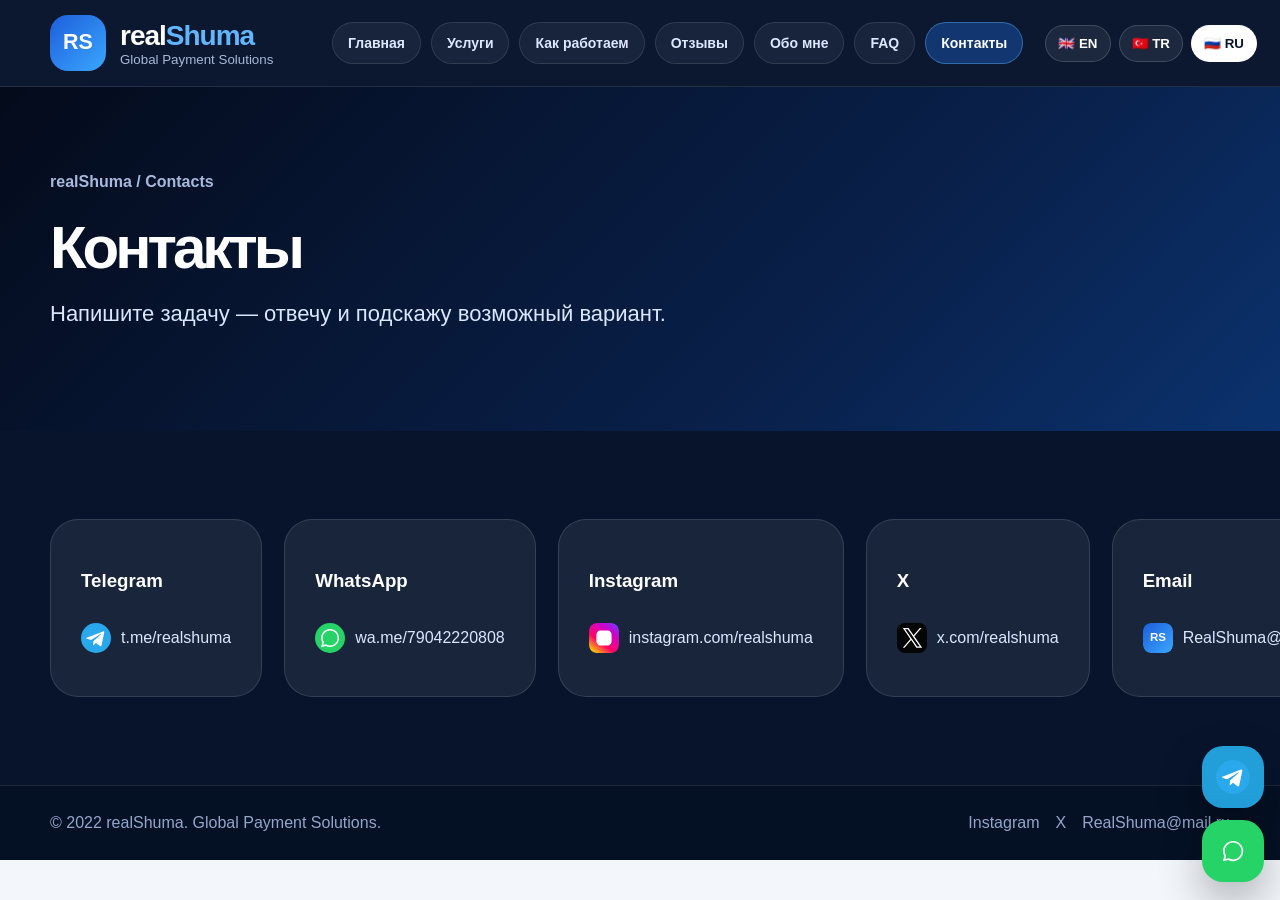
<file: contact.html>
<!doctype html><html lang="ru"><head><meta charset="utf-8"><meta name="viewport" content="width=device-width,initial-scale=1"><title>Contact — realShuma</title><meta name="description" content="realShuma — международные платежные решения: PayPal, Wise, Payoneer, крипта, инвойсы. Работаю с 2022 года."><meta property="og:title" content="Contact — realShuma"><meta property="og:description" content="realShuma — международные платежные решения: PayPal, Wise, Payoneer, крипта, инвойсы. Работаю с 2022 года."><meta property="og:type" content="website"><meta property="og:image" content="og.svg"><meta name="twitter:card" content="summary_large_image"><meta name="theme-color" content="#07142c"><link rel="icon" href="favicon.svg" type="image/svg+xml"><style>
:root{--dark:#07142c;--dark2:#0b234f;--blue:#237cff;--sky:#61b6ff;--bg:#f3f7fc;--text:#07152f;--muted:#63728d;--line:#dbe6f5;--shadow:0 24px 70px rgba(7,21,47,.12);--w:1180px}*{box-sizing:border-box}html{scroll-behavior:smooth}body{margin:0;background:var(--bg);color:var(--text);font-family:Arial,Helvetica,sans-serif}a{text-decoration:none;color:inherit}.container{width:min(var(--w),calc(100% - 36px));margin:auto}[data-lang]{display:none!important}body.ru [data-lang=ru],body.en [data-lang=en],body.tr [data-lang=tr]{display:revert!important}.icon-img{width:30px;height:30px}.header{position:sticky;top:0;z-index:50;background:rgba(7,20,44,.98);border-bottom:1px solid rgba(255,255,255,.1);backdrop-filter:blur(16px)}.nav{min-height:86px;display:grid;grid-template-columns:auto 1fr auto;align-items:center;gap:22px;padding:12px 0}.brand{display:flex;align-items:center;gap:14px;color:white;min-width:260px}.logo-img{width:56px;height:56px;border-radius:18px}.brand b{font-size:28px;letter-spacing:-1px}.brand b span{color:var(--sky)}.brand small{display:block;color:#aab8d8}.menu{display:flex;justify-content:center;gap:10px;color:#dce8ff;font-size:14px;font-weight:900}.menu a{padding:12px 15px;border-radius:999px;background:rgba(255,255,255,.055);border:1px solid rgba(255,255,255,.1);white-space:nowrap;transition:.2s}.menu a:hover,.menu .active{color:white;background:rgba(36,124,255,.3);border-color:rgba(95,179,255,.42)}.langs{display:flex;gap:8px;justify-content:flex-end}.langs button{border:1px solid rgba(255,255,255,.16);background:rgba(255,255,255,.07);color:white;border-radius:999px;padding:10px 12px;font-weight:900;cursor:pointer;white-space:nowrap}.langs .on{background:white;color:#07142c}.hero{background:radial-gradient(circle at 78% 18%,rgba(36,124,255,.45),transparent 35%),linear-gradient(135deg,#040b1b,#09204a 58%,#0b326e);color:white;overflow:hidden}.hero-grid{display:grid;grid-template-columns:1.05fr .95fr;gap:56px;align-items:center;min-height:670px;padding:80px 0}.badge{display:inline-flex;padding:12px 18px;border-radius:999px;border:1px solid rgba(255,255,255,.18);background:rgba(255,255,255,.07);font-weight:900;letter-spacing:.05em;text-transform:uppercase}h1{font-size:70px;line-height:.98;letter-spacing:-4px;margin:28px 0 24px}.blue{color:var(--sky);display:block}.lead{font-size:22px;line-height:1.6;color:#dbe7ff;max-width:690px;margin:0 0 34px}.buttons{display:flex;gap:14px;flex-wrap:wrap}.btn{display:inline-flex;align-items:center;justify-content:center;gap:11px;padding:16px 24px;border-radius:17px;font-weight:900;border:1px solid rgba(255,255,255,.14);transition:.22s}.btn:hover{transform:translateY(-2px)}.btn.primary{background:linear-gradient(135deg,#2d86ff,#1164f4);color:white;box-shadow:0 18px 50px rgba(15,103,255,.28)}.btn.ghost{background:rgba(255,255,255,.07);color:white}.visual{position:relative;height:520px}.globe{position:absolute;right:0;top:18px;width:480px;height:480px;border-radius:50%;background:radial-gradient(circle at 32% 26%,#75c5ff,#247cff55 45%,#247cff13 72%,transparent 73%);border:1px solid rgba(255,255,255,.15)}.globe:before{content:"";position:absolute;inset:36px;border-radius:50%;background-image:linear-gradient(rgba(255,255,255,.13) 1px,transparent 1px),linear-gradient(90deg,rgba(255,255,255,.13) 1px,transparent 1px);background-size:36px 36px;clip-path:circle(50%)}.orbit{position:absolute;inset:78px;border-radius:50%;border:5px solid transparent;border-left-color:#35ddff;border-bottom-color:#35ddff;animation:spin 13s linear infinite}.orbit:before,.orbit:after{content:"➜";position:absolute;color:#8fcfff;font-size:42px}.orbit:before{right:5px;top:48px}.orbit:after{left:20px;bottom:40px;transform:rotate(180deg)}@keyframes spin{to{transform:rotate(360deg)}}.since{position:absolute;left:0;bottom:30px;width:360px;background:rgba(5,13,30,.84);border:1px solid rgba(255,255,255,.13);border-radius:24px;padding:24px;box-shadow:0 24px 70px rgba(0,0,0,.25)}.since b{display:block;font-size:42px;color:white;margin:8px 0}.since p{margin:0;color:#bed0f2}.strip{background:#061226;color:white}.strip-grid{display:grid;grid-template-columns:repeat(8,1fr);gap:12px;padding:20px 0}.mini{min-height:58px;border:1px solid rgba(255,255,255,.1);border-radius:17px;background:rgba(255,255,255,.045);display:flex;align-items:center;justify-content:center;gap:8px;font-weight:900;color:#dbe7ff}.mini img{width:28px;height:28px;border-radius:8px}.section{padding:88px 0}.white{background:white}.dark{background:var(--dark);color:white}.head{max-width:850px;margin:0 auto 44px;text-align:center}.head h2{font-size:46px;line-height:1.08;letter-spacing:-2px;margin:0 0 16px}.head p{font-size:18px;line-height:1.65;color:var(--muted);margin:0}.dark .head p{color:#aebfe0}.pagehero{background:linear-gradient(135deg,#040b1b,#09204a 65%,#0b326e);color:white;padding:86px 0 66px}.pagehero h1{font-size:60px;margin-bottom:18px}.crumb{color:#a7b9dc;font-weight:800;margin-bottom:18px}.cards{display:grid;grid-template-columns:repeat(4,1fr);gap:18px}.card{background:#fff;border:1px solid var(--line);border-radius:26px;padding:26px;box-shadow:var(--shadow);min-height:246px;display:flex;flex-direction:column}.card .icon{width:42px;height:42px;margin-bottom:18px}.card h3{margin:0 0 12px;font-size:21px;line-height:1.22}.card p{margin:0;color:#5c6a84;line-height:1.65;font-size:16px}.dark .card{background:rgba(255,255,255,.075);border-color:rgba(255,255,255,.12);box-shadow:none}.dark .card p{color:#c0cdea}.stats{background:linear-gradient(90deg,#061226,#0b2f6c,#061226);color:white;padding:34px 0}.stats-grid{display:grid;grid-template-columns:repeat(4,1fr);gap:18px}.stat{display:flex;align-items:center;gap:14px;background:rgba(255,255,255,.07);border:1px solid rgba(255,255,255,.12);border-radius:21px;padding:22px;min-height:104px}.stat img{width:34px;height:34px}.stat b{font-size:32px;color:var(--sky);display:block}.stat span{color:#b8c7e7;font-size:14px;line-height:1.35}.steps{display:grid;grid-template-columns:repeat(3,1fr);gap:20px}.step{background:rgba(255,255,255,.075);border:1px solid rgba(255,255,255,.12);border-radius:25px;padding:29px;min-height:260px}.num{width:48px;height:48px;border-radius:50%;display:grid;place-items:center;background:var(--blue);font-weight:900;margin-bottom:17px}.step h3{margin:0 0 12px;font-size:23px}.step p{margin:0;color:#b8c7e7;line-height:1.7}.reviews{display:grid;grid-template-columns:repeat(3,1fr);gap:18px}.review{background:#fff;border:1px solid var(--line);border-radius:26px;padding:24px;box-shadow:var(--shadow);min-height:356px;display:flex;flex-direction:column}.rt{display:flex;gap:14px;align-items:center}.avatar{width:58px;height:58px;border-radius:50%;background:linear-gradient(135deg,#eef6ff,#cfe4ff);border:1px solid #d8e7fb;display:grid;place-items:center;color:#247cff;font-weight:900;font-size:18px;flex:none}.name{font-size:19px;font-weight:900;line-height:1.25}.src{color:#7887a2;font-size:14px;margin-top:5px}.stars{color:#f6b900;letter-spacing:2px;margin:18px 0}.review p{color:#3f4d63;line-height:1.65;margin:0 0 22px}.review a{margin-top:auto;color:#2076f3;font-weight:900}.about-grid,.contact{display:grid;grid-template-columns:1fr 1fr;gap:22px}.darkcard{background:rgba(255,255,255,.075);border:1px solid rgba(255,255,255,.12);border-radius:28px;padding:30px;min-height:178px}.darkcard p{color:#dbe7ff;line-height:1.7;font-size:18px}.check{display:grid;gap:14px}.check div:before{content:"✓";color:#24d47c;font-weight:900;margin-right:10px}.faq{max-width:930px;margin:auto;display:grid;gap:14px}details{background:white;border:1px solid var(--line);border-radius:18px;padding:20px;box-shadow:0 14px 40px rgba(12,31,68,.06)}summary{font-weight:900;font-size:18px;cursor:pointer}details p{color:#5c6a84;line-height:1.65}.contact{grid-template-columns:repeat(5,1fr)}.contact .darkcard{display:flex;flex-direction:column;justify-content:center}.contact a{display:flex;align-items:center;gap:10px;margin:12px 0;color:#dbe7ff;line-height:1.4}.contact img{width:30px;height:30px;border-radius:8px}footer{background:#041024;color:#94a6cb;padding:28px 0;border-top:1px solid rgba(255,255,255,.1)}footer .container{display:flex;justify-content:space-between;gap:15px;flex-wrap:wrap}.legal{display:flex;gap:16px;flex-wrap:wrap}.float{position:fixed;right:16px;bottom:18px;z-index:80;display:grid;gap:12px}.float a{width:62px;height:62px;border-radius:21px;display:grid;place-items:center;box-shadow:0 18px 44px rgba(0,0,0,.30);background:#229ed9}.float a img{width:34px;height:34px}.float .wa{background:#25d366}.reveal{opacity:0;transform:translateY(22px);transition:.7s ease}.reveal.visible{opacity:1;transform:none}@media(max-width:1050px){.nav{grid-template-columns:1fr;gap:14px}.brand{min-width:0}.langs{order:2;justify-content:flex-start}.menu{order:3;justify-content:flex-start;overflow:visible;gap:7px;flex-wrap:nowrap}.menu a{font-size:13px;padding:10px 13px}.hero-grid{grid-template-columns:1fr;min-height:auto}.visual{height:420px}.globe{left:50%;right:auto;transform:translateX(-50%);width:380px;height:380px}.since{left:50%;transform:translateX(-50%);width:min(340px,100%)}.strip-grid{grid-template-columns:repeat(4,1fr)}.cards{grid-template-columns:repeat(2,1fr)}.reviews{grid-template-columns:repeat(2,1fr)}.stats-grid,.steps,.about-grid{grid-template-columns:1fr}.contact{grid-template-columns:repeat(2,1fr)}}@media(max-width:640px){.container{width:calc(100% - 28px)}.nav{padding:18px 0}.brand{gap:12px}.brand b{font-size:29px}.brand small{font-size:17px;max-width:none}.logo-img{width:90px;height:90px;border-radius:24px}.langs{display:grid;grid-template-columns:repeat(3,1fr);width:100%;gap:8px}.langs button{padding:10px 8px;font-size:14px}.menu{width:100%;display:grid;grid-template-columns:repeat(4,1fr);gap:8px}.menu a{display:flex;align-items:center;justify-content:center;text-align:center;min-height:44px;font-size:12px;padding:8px 5px;white-space:normal;line-height:1.15}.menu a:nth-child(n+5){font-size:11px}h1,.pagehero h1{font-size:42px;letter-spacing:-2.2px;line-height:1.05}.lead{font-size:20px;line-height:1.55}.buttons{display:grid}.btn{width:100%}.cards,.reviews{grid-template-columns:1fr}.head h2{font-size:36px}.section{padding:66px 0}.strip-grid{grid-template-columns:repeat(2,1fr)}.float a{width:58px;height:58px}.stats-grid{gap:12px}.stat{padding:18px}.stat b{font-size:30px}.contact{grid-template-columns:1fr}.card,.review,.darkcard{min-height:auto}.visual{height:360px}.globe{width:310px;height:310px}.since{bottom:12px}.pagehero{padding:64px 0 50px}}@media(max-width:390px){.brand b{font-size:27px}.brand small{font-size:15px}.logo-img{width:80px;height:80px}.menu a{font-size:11px;padding:7px 4px}.langs button{font-size:13px}h1,.pagehero h1{font-size:38px}.lead{font-size:18px}}
</style>
</head><body class="ru"><header class="header"><div class="container nav"><a class="brand" href="index.html"><img class="logo-img" src="logo-rs.svg" alt="RS"><div><b>real<span>Shuma</span></b><small>Global Payment Solutions</small></div></a><nav class="menu"><a class="" href="index.html"><span data-lang="ru">Главная</span><span data-lang="en">Home</span><span data-lang="tr">Ana</span></a><a class="" href="services.html"><span data-lang="ru">Услуги</span><span data-lang="en">Services</span><span data-lang="tr">Hizmet</span></a><a class="" href="process.html"><span data-lang="ru">Как работаем</span><span data-lang="en">Process</span><span data-lang="tr">Süreç</span></a><a class="" href="reviews.html"><span data-lang="ru">Отзывы</span><span data-lang="en">Reviews</span><span data-lang="tr">Yorum</span></a><a class="" href="about.html"><span data-lang="ru">Обо мне</span><span data-lang="en">About</span><span data-lang="tr">Hakkımda</span></a><a class="" href="faq.html"><span data-lang="ru">FAQ</span><span data-lang="en">FAQ</span><span data-lang="tr">SSS</span></a><a class="active" href="contact.html"><span data-lang="ru">Контакты</span><span data-lang="en">Contact</span><span data-lang="tr">İletişim</span></a></nav><div class="langs"><button id="b-en" onclick="setLang('en')">🇬🇧 EN</button><button id="b-tr" onclick="setLang('tr')">🇹🇷 TR</button><button id="b-ru" onclick="setLang('ru')">🇷🇺 RU</button></div></div></header><section class="pagehero"><div class="container"><div class="crumb">realShuma / Contacts</div><h1><span data-lang="ru">Контакты</span><span data-lang="en">Contacts</span><span data-lang="tr">İletişim</span></h1><p class="lead"><span data-lang="ru">Напишите задачу — отвечу и подскажу возможный вариант.</span><span data-lang="en">Send your task — I will reply and suggest a possible solution.</span><span data-lang="tr">İhtiyacınızı yazın — cevap verip çözüm önereceğim.</span></p></div></section><section class="section dark"><div class="container contact"><div class="darkcard"><h3>Telegram</h3><a href="https://t.me/realshuma" target="_blank"><img src="telegram.svg"> t.me/realshuma</a></div><div class="darkcard"><h3>WhatsApp</h3><a href="https://wa.me/79042220808" target="_blank"><img src="whatsapp.svg"> wa.me/79042220808</a></div><div class="darkcard"><h3>Instagram</h3><a href="https://www.instagram.com/realshuma" target="_blank"><img src="instagram.svg"> instagram.com/realshuma</a></div><div class="darkcard"><h3>X</h3><a href="https://x.com/realshuma" target="_blank"><img src="x.svg"> x.com/realshuma</a></div><div class="darkcard"><h3>Email</h3><a href="mailto:RealShuma@mail.ru"><img src="logo-rs.svg"> RealShuma@mail.ru</a></div></div></section><div class="float"><a href="https://t.me/realshuma" target="_blank" aria-label="Telegram"><img src="telegram.svg" alt=""></a><a class="wa" href="https://wa.me/79042220808" target="_blank" aria-label="WhatsApp"><img src="whatsapp.svg" alt=""></a></div><footer><div class="container"><div>© 2022 realShuma. Global Payment Solutions.</div><div class="legal"><a href="https://www.instagram.com/realshuma" target="_blank">Instagram</a><a href="https://x.com/realshuma" target="_blank">X</a><a href="mailto:RealShuma@mail.ru">RealShuma@mail.ru</a></div></div></footer><script>
function setLang(l){document.body.className=l;['en','tr','ru'].forEach(x=>{let b=document.getElementById('b-'+x);if(b)b.classList.toggle('on',x===l)});document.documentElement.lang=l;try{localStorage.setItem('rs_lang',l)}catch(e){}}setLang(localStorage.getItem('rs_lang')||'ru');document.querySelectorAll('.card,.review,.step,.stat,.darkcard,.head').forEach(el=>el.classList.add('reveal'));const io=new IntersectionObserver(es=>es.forEach(e=>{if(e.isIntersecting)e.target.classList.add('visible')}),{threshold:.12});document.querySelectorAll('.reveal').forEach(el=>io.observe(el));
</script>
</body></html>
</file>
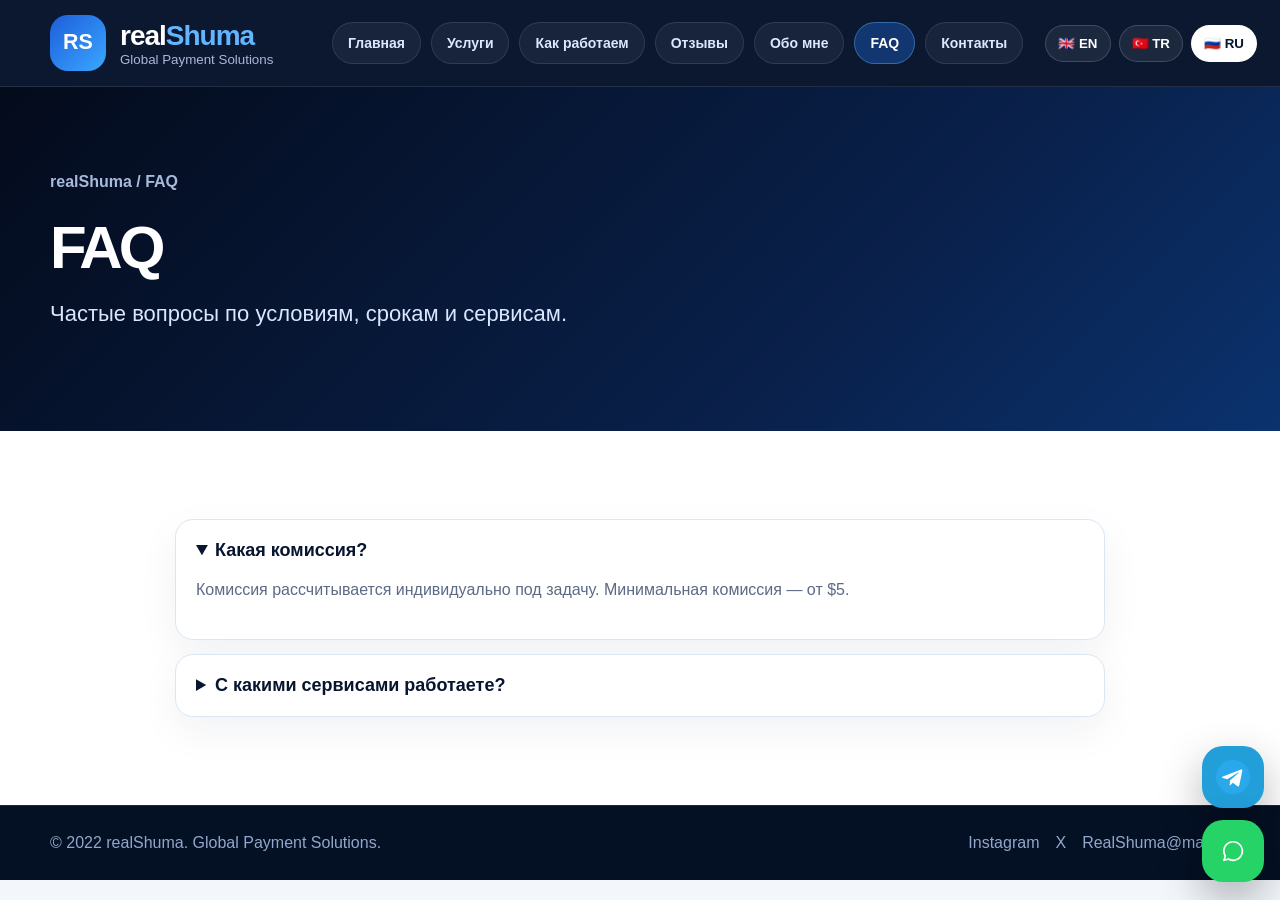
<file: faq.html>
<!doctype html><html lang="ru"><head><meta charset="utf-8"><meta name="viewport" content="width=device-width,initial-scale=1"><title>FAQ — realShuma</title><meta name="description" content="realShuma — международные платежные решения: PayPal, Wise, Payoneer, крипта, инвойсы. Работаю с 2022 года."><meta property="og:title" content="FAQ — realShuma"><meta property="og:description" content="realShuma — международные платежные решения: PayPal, Wise, Payoneer, крипта, инвойсы. Работаю с 2022 года."><meta property="og:type" content="website"><meta property="og:image" content="og.svg"><meta name="twitter:card" content="summary_large_image"><meta name="theme-color" content="#07142c"><link rel="icon" href="favicon.svg" type="image/svg+xml"><style>
:root{--dark:#07142c;--dark2:#0b234f;--blue:#237cff;--sky:#61b6ff;--bg:#f3f7fc;--text:#07152f;--muted:#63728d;--line:#dbe6f5;--shadow:0 24px 70px rgba(7,21,47,.12);--w:1180px}*{box-sizing:border-box}html{scroll-behavior:smooth}body{margin:0;background:var(--bg);color:var(--text);font-family:Arial,Helvetica,sans-serif}a{text-decoration:none;color:inherit}.container{width:min(var(--w),calc(100% - 36px));margin:auto}[data-lang]{display:none!important}body.ru [data-lang=ru],body.en [data-lang=en],body.tr [data-lang=tr]{display:revert!important}.icon-img{width:30px;height:30px}.header{position:sticky;top:0;z-index:50;background:rgba(7,20,44,.98);border-bottom:1px solid rgba(255,255,255,.1);backdrop-filter:blur(16px)}.nav{min-height:86px;display:grid;grid-template-columns:auto 1fr auto;align-items:center;gap:22px;padding:12px 0}.brand{display:flex;align-items:center;gap:14px;color:white;min-width:260px}.logo-img{width:56px;height:56px;border-radius:18px}.brand b{font-size:28px;letter-spacing:-1px}.brand b span{color:var(--sky)}.brand small{display:block;color:#aab8d8}.menu{display:flex;justify-content:center;gap:10px;color:#dce8ff;font-size:14px;font-weight:900}.menu a{padding:12px 15px;border-radius:999px;background:rgba(255,255,255,.055);border:1px solid rgba(255,255,255,.1);white-space:nowrap;transition:.2s}.menu a:hover,.menu .active{color:white;background:rgba(36,124,255,.3);border-color:rgba(95,179,255,.42)}.langs{display:flex;gap:8px;justify-content:flex-end}.langs button{border:1px solid rgba(255,255,255,.16);background:rgba(255,255,255,.07);color:white;border-radius:999px;padding:10px 12px;font-weight:900;cursor:pointer;white-space:nowrap}.langs .on{background:white;color:#07142c}.hero{background:radial-gradient(circle at 78% 18%,rgba(36,124,255,.45),transparent 35%),linear-gradient(135deg,#040b1b,#09204a 58%,#0b326e);color:white;overflow:hidden}.hero-grid{display:grid;grid-template-columns:1.05fr .95fr;gap:56px;align-items:center;min-height:670px;padding:80px 0}.badge{display:inline-flex;padding:12px 18px;border-radius:999px;border:1px solid rgba(255,255,255,.18);background:rgba(255,255,255,.07);font-weight:900;letter-spacing:.05em;text-transform:uppercase}h1{font-size:70px;line-height:.98;letter-spacing:-4px;margin:28px 0 24px}.blue{color:var(--sky);display:block}.lead{font-size:22px;line-height:1.6;color:#dbe7ff;max-width:690px;margin:0 0 34px}.buttons{display:flex;gap:14px;flex-wrap:wrap}.btn{display:inline-flex;align-items:center;justify-content:center;gap:11px;padding:16px 24px;border-radius:17px;font-weight:900;border:1px solid rgba(255,255,255,.14);transition:.22s}.btn:hover{transform:translateY(-2px)}.btn.primary{background:linear-gradient(135deg,#2d86ff,#1164f4);color:white;box-shadow:0 18px 50px rgba(15,103,255,.28)}.btn.ghost{background:rgba(255,255,255,.07);color:white}.visual{position:relative;height:520px}.globe{position:absolute;right:0;top:18px;width:480px;height:480px;border-radius:50%;background:radial-gradient(circle at 32% 26%,#75c5ff,#247cff55 45%,#247cff13 72%,transparent 73%);border:1px solid rgba(255,255,255,.15)}.globe:before{content:"";position:absolute;inset:36px;border-radius:50%;background-image:linear-gradient(rgba(255,255,255,.13) 1px,transparent 1px),linear-gradient(90deg,rgba(255,255,255,.13) 1px,transparent 1px);background-size:36px 36px;clip-path:circle(50%)}.orbit{position:absolute;inset:78px;border-radius:50%;border:5px solid transparent;border-left-color:#35ddff;border-bottom-color:#35ddff;animation:spin 13s linear infinite}.orbit:before,.orbit:after{content:"➜";position:absolute;color:#8fcfff;font-size:42px}.orbit:before{right:5px;top:48px}.orbit:after{left:20px;bottom:40px;transform:rotate(180deg)}@keyframes spin{to{transform:rotate(360deg)}}.since{position:absolute;left:0;bottom:30px;width:360px;background:rgba(5,13,30,.84);border:1px solid rgba(255,255,255,.13);border-radius:24px;padding:24px;box-shadow:0 24px 70px rgba(0,0,0,.25)}.since b{display:block;font-size:42px;color:white;margin:8px 0}.since p{margin:0;color:#bed0f2}.strip{background:#061226;color:white}.strip-grid{display:grid;grid-template-columns:repeat(8,1fr);gap:12px;padding:20px 0}.mini{min-height:58px;border:1px solid rgba(255,255,255,.1);border-radius:17px;background:rgba(255,255,255,.045);display:flex;align-items:center;justify-content:center;gap:8px;font-weight:900;color:#dbe7ff}.mini img{width:28px;height:28px;border-radius:8px}.section{padding:88px 0}.white{background:white}.dark{background:var(--dark);color:white}.head{max-width:850px;margin:0 auto 44px;text-align:center}.head h2{font-size:46px;line-height:1.08;letter-spacing:-2px;margin:0 0 16px}.head p{font-size:18px;line-height:1.65;color:var(--muted);margin:0}.dark .head p{color:#aebfe0}.pagehero{background:linear-gradient(135deg,#040b1b,#09204a 65%,#0b326e);color:white;padding:86px 0 66px}.pagehero h1{font-size:60px;margin-bottom:18px}.crumb{color:#a7b9dc;font-weight:800;margin-bottom:18px}.cards{display:grid;grid-template-columns:repeat(4,1fr);gap:18px}.card{background:#fff;border:1px solid var(--line);border-radius:26px;padding:26px;box-shadow:var(--shadow);min-height:246px;display:flex;flex-direction:column}.card .icon{width:42px;height:42px;margin-bottom:18px}.card h3{margin:0 0 12px;font-size:21px;line-height:1.22}.card p{margin:0;color:#5c6a84;line-height:1.65;font-size:16px}.dark .card{background:rgba(255,255,255,.075);border-color:rgba(255,255,255,.12);box-shadow:none}.dark .card p{color:#c0cdea}.stats{background:linear-gradient(90deg,#061226,#0b2f6c,#061226);color:white;padding:34px 0}.stats-grid{display:grid;grid-template-columns:repeat(4,1fr);gap:18px}.stat{display:flex;align-items:center;gap:14px;background:rgba(255,255,255,.07);border:1px solid rgba(255,255,255,.12);border-radius:21px;padding:22px;min-height:104px}.stat img{width:34px;height:34px}.stat b{font-size:32px;color:var(--sky);display:block}.stat span{color:#b8c7e7;font-size:14px;line-height:1.35}.steps{display:grid;grid-template-columns:repeat(3,1fr);gap:20px}.step{background:rgba(255,255,255,.075);border:1px solid rgba(255,255,255,.12);border-radius:25px;padding:29px;min-height:260px}.num{width:48px;height:48px;border-radius:50%;display:grid;place-items:center;background:var(--blue);font-weight:900;margin-bottom:17px}.step h3{margin:0 0 12px;font-size:23px}.step p{margin:0;color:#b8c7e7;line-height:1.7}.reviews{display:grid;grid-template-columns:repeat(3,1fr);gap:18px}.review{background:#fff;border:1px solid var(--line);border-radius:26px;padding:24px;box-shadow:var(--shadow);min-height:356px;display:flex;flex-direction:column}.rt{display:flex;gap:14px;align-items:center}.avatar{width:58px;height:58px;border-radius:50%;background:linear-gradient(135deg,#eef6ff,#cfe4ff);border:1px solid #d8e7fb;display:grid;place-items:center;color:#247cff;font-weight:900;font-size:18px;flex:none}.name{font-size:19px;font-weight:900;line-height:1.25}.src{color:#7887a2;font-size:14px;margin-top:5px}.stars{color:#f6b900;letter-spacing:2px;margin:18px 0}.review p{color:#3f4d63;line-height:1.65;margin:0 0 22px}.review a{margin-top:auto;color:#2076f3;font-weight:900}.about-grid,.contact{display:grid;grid-template-columns:1fr 1fr;gap:22px}.darkcard{background:rgba(255,255,255,.075);border:1px solid rgba(255,255,255,.12);border-radius:28px;padding:30px;min-height:178px}.darkcard p{color:#dbe7ff;line-height:1.7;font-size:18px}.check{display:grid;gap:14px}.check div:before{content:"✓";color:#24d47c;font-weight:900;margin-right:10px}.faq{max-width:930px;margin:auto;display:grid;gap:14px}details{background:white;border:1px solid var(--line);border-radius:18px;padding:20px;box-shadow:0 14px 40px rgba(12,31,68,.06)}summary{font-weight:900;font-size:18px;cursor:pointer}details p{color:#5c6a84;line-height:1.65}.contact{grid-template-columns:repeat(5,1fr)}.contact .darkcard{display:flex;flex-direction:column;justify-content:center}.contact a{display:flex;align-items:center;gap:10px;margin:12px 0;color:#dbe7ff;line-height:1.4}.contact img{width:30px;height:30px;border-radius:8px}footer{background:#041024;color:#94a6cb;padding:28px 0;border-top:1px solid rgba(255,255,255,.1)}footer .container{display:flex;justify-content:space-between;gap:15px;flex-wrap:wrap}.legal{display:flex;gap:16px;flex-wrap:wrap}.float{position:fixed;right:16px;bottom:18px;z-index:80;display:grid;gap:12px}.float a{width:62px;height:62px;border-radius:21px;display:grid;place-items:center;box-shadow:0 18px 44px rgba(0,0,0,.30);background:#229ed9}.float a img{width:34px;height:34px}.float .wa{background:#25d366}.reveal{opacity:0;transform:translateY(22px);transition:.7s ease}.reveal.visible{opacity:1;transform:none}@media(max-width:1050px){.nav{grid-template-columns:1fr;gap:14px}.brand{min-width:0}.langs{order:2;justify-content:flex-start}.menu{order:3;justify-content:flex-start;overflow:visible;gap:7px;flex-wrap:nowrap}.menu a{font-size:13px;padding:10px 13px}.hero-grid{grid-template-columns:1fr;min-height:auto}.visual{height:420px}.globe{left:50%;right:auto;transform:translateX(-50%);width:380px;height:380px}.since{left:50%;transform:translateX(-50%);width:min(340px,100%)}.strip-grid{grid-template-columns:repeat(4,1fr)}.cards{grid-template-columns:repeat(2,1fr)}.reviews{grid-template-columns:repeat(2,1fr)}.stats-grid,.steps,.about-grid{grid-template-columns:1fr}.contact{grid-template-columns:repeat(2,1fr)}}@media(max-width:640px){.container{width:calc(100% - 28px)}.nav{padding:18px 0}.brand{gap:12px}.brand b{font-size:29px}.brand small{font-size:17px;max-width:none}.logo-img{width:90px;height:90px;border-radius:24px}.langs{display:grid;grid-template-columns:repeat(3,1fr);width:100%;gap:8px}.langs button{padding:10px 8px;font-size:14px}.menu{width:100%;display:grid;grid-template-columns:repeat(4,1fr);gap:8px}.menu a{display:flex;align-items:center;justify-content:center;text-align:center;min-height:44px;font-size:12px;padding:8px 5px;white-space:normal;line-height:1.15}.menu a:nth-child(n+5){font-size:11px}h1,.pagehero h1{font-size:42px;letter-spacing:-2.2px;line-height:1.05}.lead{font-size:20px;line-height:1.55}.buttons{display:grid}.btn{width:100%}.cards,.reviews{grid-template-columns:1fr}.head h2{font-size:36px}.section{padding:66px 0}.strip-grid{grid-template-columns:repeat(2,1fr)}.float a{width:58px;height:58px}.stats-grid{gap:12px}.stat{padding:18px}.stat b{font-size:30px}.contact{grid-template-columns:1fr}.card,.review,.darkcard{min-height:auto}.visual{height:360px}.globe{width:310px;height:310px}.since{bottom:12px}.pagehero{padding:64px 0 50px}}@media(max-width:390px){.brand b{font-size:27px}.brand small{font-size:15px}.logo-img{width:80px;height:80px}.menu a{font-size:11px;padding:7px 4px}.langs button{font-size:13px}h1,.pagehero h1{font-size:38px}.lead{font-size:18px}}
</style>
</head><body class="ru"><header class="header"><div class="container nav"><a class="brand" href="index.html"><img class="logo-img" src="logo-rs.svg" alt="RS"><div><b>real<span>Shuma</span></b><small>Global Payment Solutions</small></div></a><nav class="menu"><a class="" href="index.html"><span data-lang="ru">Главная</span><span data-lang="en">Home</span><span data-lang="tr">Ana</span></a><a class="" href="services.html"><span data-lang="ru">Услуги</span><span data-lang="en">Services</span><span data-lang="tr">Hizmet</span></a><a class="" href="process.html"><span data-lang="ru">Как работаем</span><span data-lang="en">Process</span><span data-lang="tr">Süreç</span></a><a class="" href="reviews.html"><span data-lang="ru">Отзывы</span><span data-lang="en">Reviews</span><span data-lang="tr">Yorum</span></a><a class="" href="about.html"><span data-lang="ru">Обо мне</span><span data-lang="en">About</span><span data-lang="tr">Hakkımda</span></a><a class="active" href="faq.html"><span data-lang="ru">FAQ</span><span data-lang="en">FAQ</span><span data-lang="tr">SSS</span></a><a class="" href="contact.html"><span data-lang="ru">Контакты</span><span data-lang="en">Contact</span><span data-lang="tr">İletişim</span></a></nav><div class="langs"><button id="b-en" onclick="setLang('en')">🇬🇧 EN</button><button id="b-tr" onclick="setLang('tr')">🇹🇷 TR</button><button id="b-ru" onclick="setLang('ru')">🇷🇺 RU</button></div></div></header><section class="pagehero"><div class="container"><div class="crumb">realShuma / FAQ</div><h1><span data-lang="ru">FAQ</span><span data-lang="en">FAQ</span><span data-lang="tr">SSS</span></h1><p class="lead"><span data-lang="ru">Частые вопросы по условиям, срокам и сервисам.</span><span data-lang="en">Common questions about terms, timing and services.</span><span data-lang="tr">Şartlar, süreler ve servislerle ilgili sık sorular.</span></p></div></section><section class="section white"><div class="container"><div class="faq"><details open><summary><span data-lang="ru">Какая комиссия?</span><span data-lang="en">What is the fee?</span><span data-lang="tr">Komisyon ne kadar?</span></summary><p data-lang="ru">Комиссия рассчитывается индивидуально под задачу. Минимальная комиссия — от $5.</p><p data-lang="en">The fee is calculated individually. Minimum fee starts from $5.</p><p data-lang="tr">Komisyon işleme göre hesaplanır. Minimum $5.</p></details><details><summary><span data-lang="ru">С какими сервисами работаете?</span><span data-lang="en">Which services do you work with?</span><span data-lang="tr">Hangi servislerle çalışıyorsunuz?</span></summary><p data-lang="ru">PayPal, Wise, Payoneer, крипта, инвойсы, AI-сервисы, API, маркетплейсы, VGen, Cults и другие зарубежные платформы.</p><p data-lang="en">PayPal, Wise, Payoneer, crypto, invoices, AI services, APIs, marketplaces, VGen, Cults and other international platforms.</p><p data-lang="tr">PayPal, Wise, Payoneer, kripto, faturalar, AI servisleri, API, pazar yerleri, VGen, Cults ve diğer platformlar.</p></details></div></div></section><div class="float"><a href="https://t.me/realshuma" target="_blank" aria-label="Telegram"><img src="telegram.svg" alt=""></a><a class="wa" href="https://wa.me/79042220808" target="_blank" aria-label="WhatsApp"><img src="whatsapp.svg" alt=""></a></div><footer><div class="container"><div>© 2022 realShuma. Global Payment Solutions.</div><div class="legal"><a href="https://www.instagram.com/realshuma" target="_blank">Instagram</a><a href="https://x.com/realshuma" target="_blank">X</a><a href="mailto:RealShuma@mail.ru">RealShuma@mail.ru</a></div></div></footer><script>
function setLang(l){document.body.className=l;['en','tr','ru'].forEach(x=>{let b=document.getElementById('b-'+x);if(b)b.classList.toggle('on',x===l)});document.documentElement.lang=l;try{localStorage.setItem('rs_lang',l)}catch(e){}}setLang(localStorage.getItem('rs_lang')||'ru');document.querySelectorAll('.card,.review,.step,.stat,.darkcard,.head').forEach(el=>el.classList.add('reveal'));const io=new IntersectionObserver(es=>es.forEach(e=>{if(e.isIntersecting)e.target.classList.add('visible')}),{threshold:.12});document.querySelectorAll('.reveal').forEach(el=>io.observe(el));
</script>
</body></html>
</file>
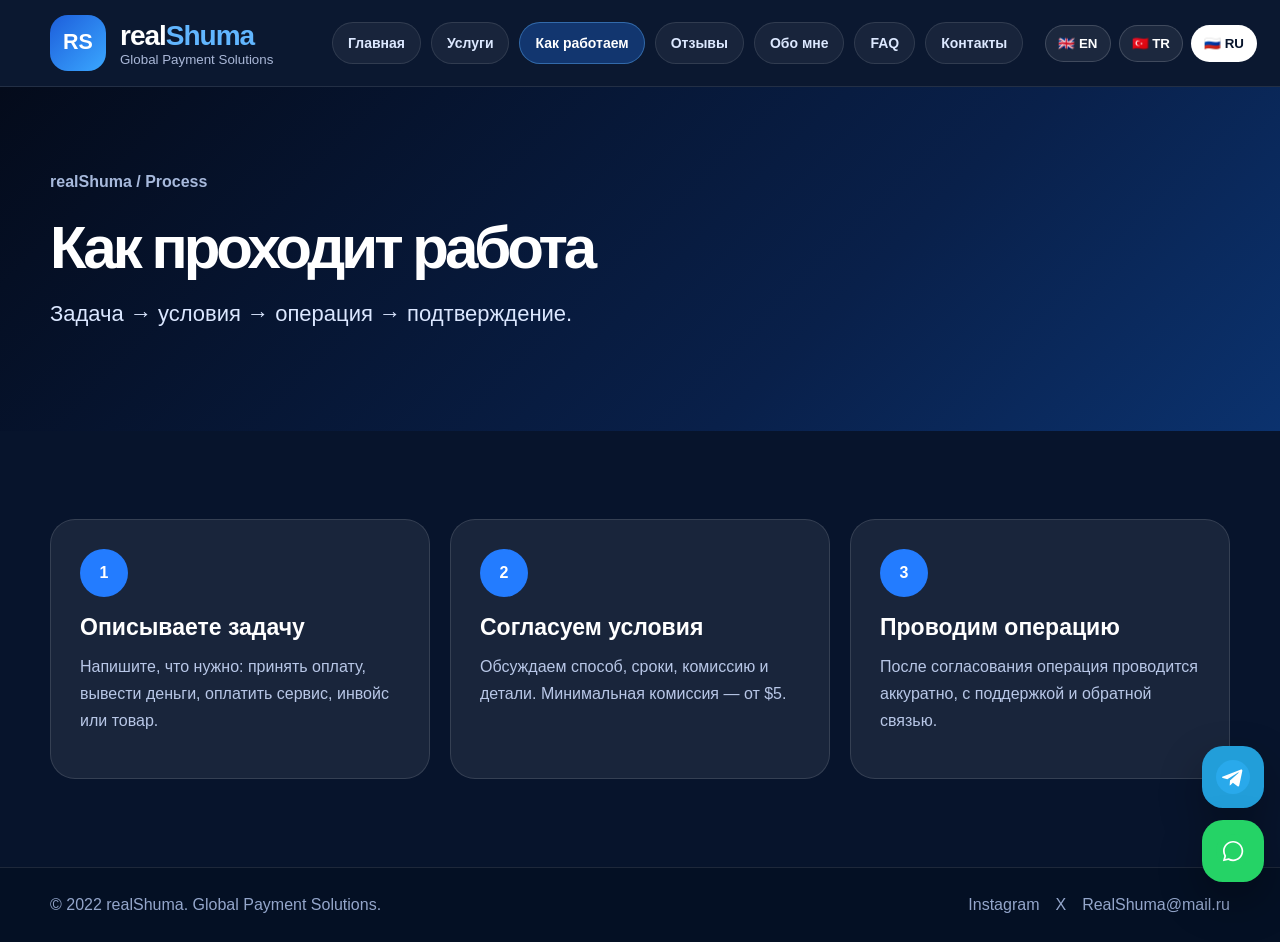
<file: process.html>
<!doctype html><html lang="ru"><head><meta charset="utf-8"><meta name="viewport" content="width=device-width,initial-scale=1"><title>Process — realShuma</title><meta name="description" content="realShuma — международные платежные решения: PayPal, Wise, Payoneer, крипта, инвойсы. Работаю с 2022 года."><meta property="og:title" content="Process — realShuma"><meta property="og:description" content="realShuma — международные платежные решения: PayPal, Wise, Payoneer, крипта, инвойсы. Работаю с 2022 года."><meta property="og:type" content="website"><meta property="og:image" content="og.svg"><meta name="twitter:card" content="summary_large_image"><meta name="theme-color" content="#07142c"><link rel="icon" href="favicon.svg" type="image/svg+xml"><style>
:root{--dark:#07142c;--dark2:#0b234f;--blue:#237cff;--sky:#61b6ff;--bg:#f3f7fc;--text:#07152f;--muted:#63728d;--line:#dbe6f5;--shadow:0 24px 70px rgba(7,21,47,.12);--w:1180px}*{box-sizing:border-box}html{scroll-behavior:smooth}body{margin:0;background:var(--bg);color:var(--text);font-family:Arial,Helvetica,sans-serif}a{text-decoration:none;color:inherit}.container{width:min(var(--w),calc(100% - 36px));margin:auto}[data-lang]{display:none!important}body.ru [data-lang=ru],body.en [data-lang=en],body.tr [data-lang=tr]{display:revert!important}.icon-img{width:30px;height:30px}.header{position:sticky;top:0;z-index:50;background:rgba(7,20,44,.98);border-bottom:1px solid rgba(255,255,255,.1);backdrop-filter:blur(16px)}.nav{min-height:86px;display:grid;grid-template-columns:auto 1fr auto;align-items:center;gap:22px;padding:12px 0}.brand{display:flex;align-items:center;gap:14px;color:white;min-width:260px}.logo-img{width:56px;height:56px;border-radius:18px}.brand b{font-size:28px;letter-spacing:-1px}.brand b span{color:var(--sky)}.brand small{display:block;color:#aab8d8}.menu{display:flex;justify-content:center;gap:10px;color:#dce8ff;font-size:14px;font-weight:900}.menu a{padding:12px 15px;border-radius:999px;background:rgba(255,255,255,.055);border:1px solid rgba(255,255,255,.1);white-space:nowrap;transition:.2s}.menu a:hover,.menu .active{color:white;background:rgba(36,124,255,.3);border-color:rgba(95,179,255,.42)}.langs{display:flex;gap:8px;justify-content:flex-end}.langs button{border:1px solid rgba(255,255,255,.16);background:rgba(255,255,255,.07);color:white;border-radius:999px;padding:10px 12px;font-weight:900;cursor:pointer;white-space:nowrap}.langs .on{background:white;color:#07142c}.hero{background:radial-gradient(circle at 78% 18%,rgba(36,124,255,.45),transparent 35%),linear-gradient(135deg,#040b1b,#09204a 58%,#0b326e);color:white;overflow:hidden}.hero-grid{display:grid;grid-template-columns:1.05fr .95fr;gap:56px;align-items:center;min-height:670px;padding:80px 0}.badge{display:inline-flex;padding:12px 18px;border-radius:999px;border:1px solid rgba(255,255,255,.18);background:rgba(255,255,255,.07);font-weight:900;letter-spacing:.05em;text-transform:uppercase}h1{font-size:70px;line-height:.98;letter-spacing:-4px;margin:28px 0 24px}.blue{color:var(--sky);display:block}.lead{font-size:22px;line-height:1.6;color:#dbe7ff;max-width:690px;margin:0 0 34px}.buttons{display:flex;gap:14px;flex-wrap:wrap}.btn{display:inline-flex;align-items:center;justify-content:center;gap:11px;padding:16px 24px;border-radius:17px;font-weight:900;border:1px solid rgba(255,255,255,.14);transition:.22s}.btn:hover{transform:translateY(-2px)}.btn.primary{background:linear-gradient(135deg,#2d86ff,#1164f4);color:white;box-shadow:0 18px 50px rgba(15,103,255,.28)}.btn.ghost{background:rgba(255,255,255,.07);color:white}.visual{position:relative;height:520px}.globe{position:absolute;right:0;top:18px;width:480px;height:480px;border-radius:50%;background:radial-gradient(circle at 32% 26%,#75c5ff,#247cff55 45%,#247cff13 72%,transparent 73%);border:1px solid rgba(255,255,255,.15)}.globe:before{content:"";position:absolute;inset:36px;border-radius:50%;background-image:linear-gradient(rgba(255,255,255,.13) 1px,transparent 1px),linear-gradient(90deg,rgba(255,255,255,.13) 1px,transparent 1px);background-size:36px 36px;clip-path:circle(50%)}.orbit{position:absolute;inset:78px;border-radius:50%;border:5px solid transparent;border-left-color:#35ddff;border-bottom-color:#35ddff;animation:spin 13s linear infinite}.orbit:before,.orbit:after{content:"➜";position:absolute;color:#8fcfff;font-size:42px}.orbit:before{right:5px;top:48px}.orbit:after{left:20px;bottom:40px;transform:rotate(180deg)}@keyframes spin{to{transform:rotate(360deg)}}.since{position:absolute;left:0;bottom:30px;width:360px;background:rgba(5,13,30,.84);border:1px solid rgba(255,255,255,.13);border-radius:24px;padding:24px;box-shadow:0 24px 70px rgba(0,0,0,.25)}.since b{display:block;font-size:42px;color:white;margin:8px 0}.since p{margin:0;color:#bed0f2}.strip{background:#061226;color:white}.strip-grid{display:grid;grid-template-columns:repeat(8,1fr);gap:12px;padding:20px 0}.mini{min-height:58px;border:1px solid rgba(255,255,255,.1);border-radius:17px;background:rgba(255,255,255,.045);display:flex;align-items:center;justify-content:center;gap:8px;font-weight:900;color:#dbe7ff}.mini img{width:28px;height:28px;border-radius:8px}.section{padding:88px 0}.white{background:white}.dark{background:var(--dark);color:white}.head{max-width:850px;margin:0 auto 44px;text-align:center}.head h2{font-size:46px;line-height:1.08;letter-spacing:-2px;margin:0 0 16px}.head p{font-size:18px;line-height:1.65;color:var(--muted);margin:0}.dark .head p{color:#aebfe0}.pagehero{background:linear-gradient(135deg,#040b1b,#09204a 65%,#0b326e);color:white;padding:86px 0 66px}.pagehero h1{font-size:60px;margin-bottom:18px}.crumb{color:#a7b9dc;font-weight:800;margin-bottom:18px}.cards{display:grid;grid-template-columns:repeat(4,1fr);gap:18px}.card{background:#fff;border:1px solid var(--line);border-radius:26px;padding:26px;box-shadow:var(--shadow);min-height:246px;display:flex;flex-direction:column}.card .icon{width:42px;height:42px;margin-bottom:18px}.card h3{margin:0 0 12px;font-size:21px;line-height:1.22}.card p{margin:0;color:#5c6a84;line-height:1.65;font-size:16px}.dark .card{background:rgba(255,255,255,.075);border-color:rgba(255,255,255,.12);box-shadow:none}.dark .card p{color:#c0cdea}.stats{background:linear-gradient(90deg,#061226,#0b2f6c,#061226);color:white;padding:34px 0}.stats-grid{display:grid;grid-template-columns:repeat(4,1fr);gap:18px}.stat{display:flex;align-items:center;gap:14px;background:rgba(255,255,255,.07);border:1px solid rgba(255,255,255,.12);border-radius:21px;padding:22px;min-height:104px}.stat img{width:34px;height:34px}.stat b{font-size:32px;color:var(--sky);display:block}.stat span{color:#b8c7e7;font-size:14px;line-height:1.35}.steps{display:grid;grid-template-columns:repeat(3,1fr);gap:20px}.step{background:rgba(255,255,255,.075);border:1px solid rgba(255,255,255,.12);border-radius:25px;padding:29px;min-height:260px}.num{width:48px;height:48px;border-radius:50%;display:grid;place-items:center;background:var(--blue);font-weight:900;margin-bottom:17px}.step h3{margin:0 0 12px;font-size:23px}.step p{margin:0;color:#b8c7e7;line-height:1.7}.reviews{display:grid;grid-template-columns:repeat(3,1fr);gap:18px}.review{background:#fff;border:1px solid var(--line);border-radius:26px;padding:24px;box-shadow:var(--shadow);min-height:356px;display:flex;flex-direction:column}.rt{display:flex;gap:14px;align-items:center}.avatar{width:58px;height:58px;border-radius:50%;background:linear-gradient(135deg,#eef6ff,#cfe4ff);border:1px solid #d8e7fb;display:grid;place-items:center;color:#247cff;font-weight:900;font-size:18px;flex:none}.name{font-size:19px;font-weight:900;line-height:1.25}.src{color:#7887a2;font-size:14px;margin-top:5px}.stars{color:#f6b900;letter-spacing:2px;margin:18px 0}.review p{color:#3f4d63;line-height:1.65;margin:0 0 22px}.review a{margin-top:auto;color:#2076f3;font-weight:900}.about-grid,.contact{display:grid;grid-template-columns:1fr 1fr;gap:22px}.darkcard{background:rgba(255,255,255,.075);border:1px solid rgba(255,255,255,.12);border-radius:28px;padding:30px;min-height:178px}.darkcard p{color:#dbe7ff;line-height:1.7;font-size:18px}.check{display:grid;gap:14px}.check div:before{content:"✓";color:#24d47c;font-weight:900;margin-right:10px}.faq{max-width:930px;margin:auto;display:grid;gap:14px}details{background:white;border:1px solid var(--line);border-radius:18px;padding:20px;box-shadow:0 14px 40px rgba(12,31,68,.06)}summary{font-weight:900;font-size:18px;cursor:pointer}details p{color:#5c6a84;line-height:1.65}.contact{grid-template-columns:repeat(5,1fr)}.contact .darkcard{display:flex;flex-direction:column;justify-content:center}.contact a{display:flex;align-items:center;gap:10px;margin:12px 0;color:#dbe7ff;line-height:1.4}.contact img{width:30px;height:30px;border-radius:8px}footer{background:#041024;color:#94a6cb;padding:28px 0;border-top:1px solid rgba(255,255,255,.1)}footer .container{display:flex;justify-content:space-between;gap:15px;flex-wrap:wrap}.legal{display:flex;gap:16px;flex-wrap:wrap}.float{position:fixed;right:16px;bottom:18px;z-index:80;display:grid;gap:12px}.float a{width:62px;height:62px;border-radius:21px;display:grid;place-items:center;box-shadow:0 18px 44px rgba(0,0,0,.30);background:#229ed9}.float a img{width:34px;height:34px}.float .wa{background:#25d366}.reveal{opacity:0;transform:translateY(22px);transition:.7s ease}.reveal.visible{opacity:1;transform:none}@media(max-width:1050px){.nav{grid-template-columns:1fr;gap:14px}.brand{min-width:0}.langs{order:2;justify-content:flex-start}.menu{order:3;justify-content:flex-start;overflow:visible;gap:7px;flex-wrap:nowrap}.menu a{font-size:13px;padding:10px 13px}.hero-grid{grid-template-columns:1fr;min-height:auto}.visual{height:420px}.globe{left:50%;right:auto;transform:translateX(-50%);width:380px;height:380px}.since{left:50%;transform:translateX(-50%);width:min(340px,100%)}.strip-grid{grid-template-columns:repeat(4,1fr)}.cards{grid-template-columns:repeat(2,1fr)}.reviews{grid-template-columns:repeat(2,1fr)}.stats-grid,.steps,.about-grid{grid-template-columns:1fr}.contact{grid-template-columns:repeat(2,1fr)}}@media(max-width:640px){.container{width:calc(100% - 28px)}.nav{padding:18px 0}.brand{gap:12px}.brand b{font-size:29px}.brand small{font-size:17px;max-width:none}.logo-img{width:90px;height:90px;border-radius:24px}.langs{display:grid;grid-template-columns:repeat(3,1fr);width:100%;gap:8px}.langs button{padding:10px 8px;font-size:14px}.menu{width:100%;display:grid;grid-template-columns:repeat(4,1fr);gap:8px}.menu a{display:flex;align-items:center;justify-content:center;text-align:center;min-height:44px;font-size:12px;padding:8px 5px;white-space:normal;line-height:1.15}.menu a:nth-child(n+5){font-size:11px}h1,.pagehero h1{font-size:42px;letter-spacing:-2.2px;line-height:1.05}.lead{font-size:20px;line-height:1.55}.buttons{display:grid}.btn{width:100%}.cards,.reviews{grid-template-columns:1fr}.head h2{font-size:36px}.section{padding:66px 0}.strip-grid{grid-template-columns:repeat(2,1fr)}.float a{width:58px;height:58px}.stats-grid{gap:12px}.stat{padding:18px}.stat b{font-size:30px}.contact{grid-template-columns:1fr}.card,.review,.darkcard{min-height:auto}.visual{height:360px}.globe{width:310px;height:310px}.since{bottom:12px}.pagehero{padding:64px 0 50px}}@media(max-width:390px){.brand b{font-size:27px}.brand small{font-size:15px}.logo-img{width:80px;height:80px}.menu a{font-size:11px;padding:7px 4px}.langs button{font-size:13px}h1,.pagehero h1{font-size:38px}.lead{font-size:18px}}
</style>
</head><body class="ru"><header class="header"><div class="container nav"><a class="brand" href="index.html"><img class="logo-img" src="logo-rs.svg" alt="RS"><div><b>real<span>Shuma</span></b><small>Global Payment Solutions</small></div></a><nav class="menu"><a class="" href="index.html"><span data-lang="ru">Главная</span><span data-lang="en">Home</span><span data-lang="tr">Ana</span></a><a class="" href="services.html"><span data-lang="ru">Услуги</span><span data-lang="en">Services</span><span data-lang="tr">Hizmet</span></a><a class="active" href="process.html"><span data-lang="ru">Как работаем</span><span data-lang="en">Process</span><span data-lang="tr">Süreç</span></a><a class="" href="reviews.html"><span data-lang="ru">Отзывы</span><span data-lang="en">Reviews</span><span data-lang="tr">Yorum</span></a><a class="" href="about.html"><span data-lang="ru">Обо мне</span><span data-lang="en">About</span><span data-lang="tr">Hakkımda</span></a><a class="" href="faq.html"><span data-lang="ru">FAQ</span><span data-lang="en">FAQ</span><span data-lang="tr">SSS</span></a><a class="" href="contact.html"><span data-lang="ru">Контакты</span><span data-lang="en">Contact</span><span data-lang="tr">İletişim</span></a></nav><div class="langs"><button id="b-en" onclick="setLang('en')">🇬🇧 EN</button><button id="b-tr" onclick="setLang('tr')">🇹🇷 TR</button><button id="b-ru" onclick="setLang('ru')">🇷🇺 RU</button></div></div></header><section class="pagehero"><div class="container"><div class="crumb">realShuma / Process</div><h1><span data-lang="ru">Как проходит работа</span><span data-lang="en">Process</span><span data-lang="tr">Süreç</span></h1><p class="lead"><span data-lang="ru">Задача → условия → операция → подтверждение.</span><span data-lang="en">Task → terms → operation → confirmation.</span><span data-lang="tr">İhtiyaç → şartlar → işlem → onay.</span></p></div></section><section class="section dark"><div class="container"><div class="steps"><div class="step"><div class="num">1</div><h3 data-lang="ru">Описываете задачу</h3><h3 data-lang="en">Describe the task</h3><h3 data-lang="tr">İhtiyacı anlatın</h3><p data-lang="ru">Напишите, что нужно: принять оплату, вывести деньги, оплатить сервис, инвойс или товар.</p><p data-lang="en">Tell what you need: receive payment, withdraw funds, pay a service, invoice or product.</p><p data-lang="tr">Ödeme alma, para çekme, servis, fatura veya ürün ödeme ihtiyacınızı yazın.</p></div><div class="step"><div class="num">2</div><h3 data-lang="ru">Согласуем условия</h3><h3 data-lang="en">Agree on terms</h3><h3 data-lang="tr">Şartları netleştirelim</h3><p data-lang="ru">Обсуждаем способ, сроки, комиссию и детали. Минимальная комиссия — от $5.</p><p data-lang="en">We discuss method, timing, fee and details. Minimum fee starts from $5.</p><p data-lang="tr">Yöntem, süre, komisyon ve detaylar konuşulur. Minimum komisyon $5.</p></div><div class="step"><div class="num">3</div><h3 data-lang="ru">Проводим операцию</h3><h3 data-lang="en">Complete the operation</h3><h3 data-lang="tr">İşlem tamamlanır</h3><p data-lang="ru">После согласования операция проводится аккуратно, с поддержкой и обратной связью.</p><p data-lang="en">After confirmation, the operation is completed carefully with support and updates.</p><p data-lang="tr">Onaydan sonra işlem destek ve bilgilendirme ile tamamlanır.</p></div></div></div></section><div class="float"><a href="https://t.me/realshuma" target="_blank" aria-label="Telegram"><img src="telegram.svg" alt=""></a><a class="wa" href="https://wa.me/79042220808" target="_blank" aria-label="WhatsApp"><img src="whatsapp.svg" alt=""></a></div><footer><div class="container"><div>© 2022 realShuma. Global Payment Solutions.</div><div class="legal"><a href="https://www.instagram.com/realshuma" target="_blank">Instagram</a><a href="https://x.com/realshuma" target="_blank">X</a><a href="mailto:RealShuma@mail.ru">RealShuma@mail.ru</a></div></div></footer><script>
function setLang(l){document.body.className=l;['en','tr','ru'].forEach(x=>{let b=document.getElementById('b-'+x);if(b)b.classList.toggle('on',x===l)});document.documentElement.lang=l;try{localStorage.setItem('rs_lang',l)}catch(e){}}setLang(localStorage.getItem('rs_lang')||'ru');document.querySelectorAll('.card,.review,.step,.stat,.darkcard,.head').forEach(el=>el.classList.add('reveal'));const io=new IntersectionObserver(es=>es.forEach(e=>{if(e.isIntersecting)e.target.classList.add('visible')}),{threshold:.12});document.querySelectorAll('.reveal').forEach(el=>io.observe(el));
</script>
</body></html>
</file>
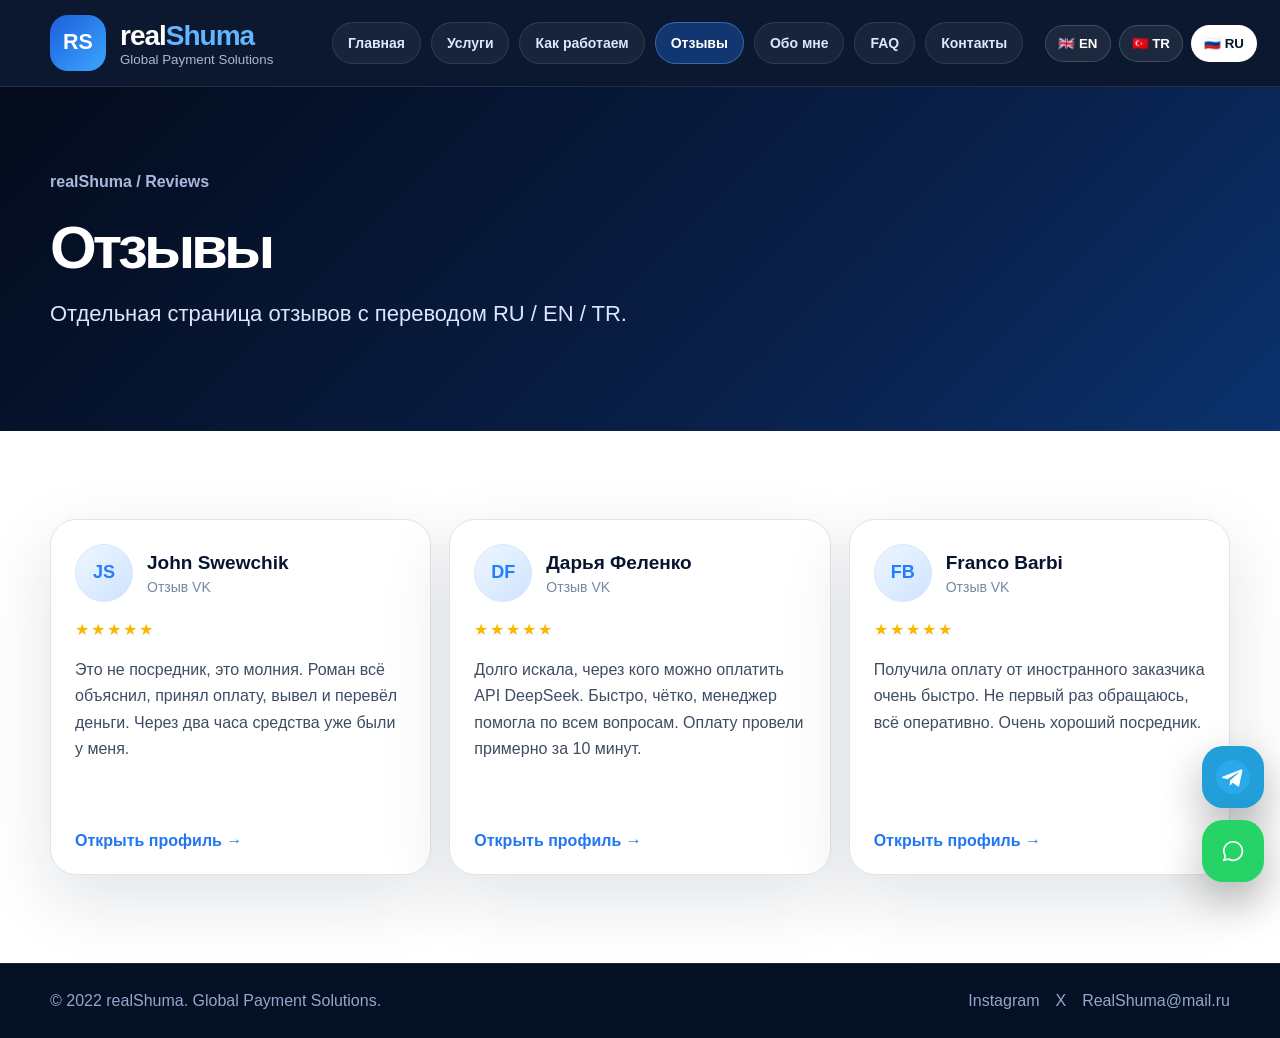
<file: reviews.html>
<!doctype html><html lang="ru"><head><meta charset="utf-8"><meta name="viewport" content="width=device-width,initial-scale=1"><title>Reviews — realShuma</title><meta name="description" content="realShuma — международные платежные решения: PayPal, Wise, Payoneer, крипта, инвойсы. Работаю с 2022 года."><meta property="og:title" content="Reviews — realShuma"><meta property="og:description" content="realShuma — международные платежные решения: PayPal, Wise, Payoneer, крипта, инвойсы. Работаю с 2022 года."><meta property="og:type" content="website"><meta property="og:image" content="og.svg"><meta name="twitter:card" content="summary_large_image"><meta name="theme-color" content="#07142c"><link rel="icon" href="favicon.svg" type="image/svg+xml"><style>
:root{--dark:#07142c;--dark2:#0b234f;--blue:#237cff;--sky:#61b6ff;--bg:#f3f7fc;--text:#07152f;--muted:#63728d;--line:#dbe6f5;--shadow:0 24px 70px rgba(7,21,47,.12);--w:1180px}*{box-sizing:border-box}html{scroll-behavior:smooth}body{margin:0;background:var(--bg);color:var(--text);font-family:Arial,Helvetica,sans-serif}a{text-decoration:none;color:inherit}.container{width:min(var(--w),calc(100% - 36px));margin:auto}[data-lang]{display:none!important}body.ru [data-lang=ru],body.en [data-lang=en],body.tr [data-lang=tr]{display:revert!important}.icon-img{width:30px;height:30px}.header{position:sticky;top:0;z-index:50;background:rgba(7,20,44,.98);border-bottom:1px solid rgba(255,255,255,.1);backdrop-filter:blur(16px)}.nav{min-height:86px;display:grid;grid-template-columns:auto 1fr auto;align-items:center;gap:22px;padding:12px 0}.brand{display:flex;align-items:center;gap:14px;color:white;min-width:260px}.logo-img{width:56px;height:56px;border-radius:18px}.brand b{font-size:28px;letter-spacing:-1px}.brand b span{color:var(--sky)}.brand small{display:block;color:#aab8d8}.menu{display:flex;justify-content:center;gap:10px;color:#dce8ff;font-size:14px;font-weight:900}.menu a{padding:12px 15px;border-radius:999px;background:rgba(255,255,255,.055);border:1px solid rgba(255,255,255,.1);white-space:nowrap;transition:.2s}.menu a:hover,.menu .active{color:white;background:rgba(36,124,255,.3);border-color:rgba(95,179,255,.42)}.langs{display:flex;gap:8px;justify-content:flex-end}.langs button{border:1px solid rgba(255,255,255,.16);background:rgba(255,255,255,.07);color:white;border-radius:999px;padding:10px 12px;font-weight:900;cursor:pointer;white-space:nowrap}.langs .on{background:white;color:#07142c}.hero{background:radial-gradient(circle at 78% 18%,rgba(36,124,255,.45),transparent 35%),linear-gradient(135deg,#040b1b,#09204a 58%,#0b326e);color:white;overflow:hidden}.hero-grid{display:grid;grid-template-columns:1.05fr .95fr;gap:56px;align-items:center;min-height:670px;padding:80px 0}.badge{display:inline-flex;padding:12px 18px;border-radius:999px;border:1px solid rgba(255,255,255,.18);background:rgba(255,255,255,.07);font-weight:900;letter-spacing:.05em;text-transform:uppercase}h1{font-size:70px;line-height:.98;letter-spacing:-4px;margin:28px 0 24px}.blue{color:var(--sky);display:block}.lead{font-size:22px;line-height:1.6;color:#dbe7ff;max-width:690px;margin:0 0 34px}.buttons{display:flex;gap:14px;flex-wrap:wrap}.btn{display:inline-flex;align-items:center;justify-content:center;gap:11px;padding:16px 24px;border-radius:17px;font-weight:900;border:1px solid rgba(255,255,255,.14);transition:.22s}.btn:hover{transform:translateY(-2px)}.btn.primary{background:linear-gradient(135deg,#2d86ff,#1164f4);color:white;box-shadow:0 18px 50px rgba(15,103,255,.28)}.btn.ghost{background:rgba(255,255,255,.07);color:white}.visual{position:relative;height:520px}.globe{position:absolute;right:0;top:18px;width:480px;height:480px;border-radius:50%;background:radial-gradient(circle at 32% 26%,#75c5ff,#247cff55 45%,#247cff13 72%,transparent 73%);border:1px solid rgba(255,255,255,.15)}.globe:before{content:"";position:absolute;inset:36px;border-radius:50%;background-image:linear-gradient(rgba(255,255,255,.13) 1px,transparent 1px),linear-gradient(90deg,rgba(255,255,255,.13) 1px,transparent 1px);background-size:36px 36px;clip-path:circle(50%)}.orbit{position:absolute;inset:78px;border-radius:50%;border:5px solid transparent;border-left-color:#35ddff;border-bottom-color:#35ddff;animation:spin 13s linear infinite}.orbit:before,.orbit:after{content:"➜";position:absolute;color:#8fcfff;font-size:42px}.orbit:before{right:5px;top:48px}.orbit:after{left:20px;bottom:40px;transform:rotate(180deg)}@keyframes spin{to{transform:rotate(360deg)}}.since{position:absolute;left:0;bottom:30px;width:360px;background:rgba(5,13,30,.84);border:1px solid rgba(255,255,255,.13);border-radius:24px;padding:24px;box-shadow:0 24px 70px rgba(0,0,0,.25)}.since b{display:block;font-size:42px;color:white;margin:8px 0}.since p{margin:0;color:#bed0f2}.strip{background:#061226;color:white}.strip-grid{display:grid;grid-template-columns:repeat(8,1fr);gap:12px;padding:20px 0}.mini{min-height:58px;border:1px solid rgba(255,255,255,.1);border-radius:17px;background:rgba(255,255,255,.045);display:flex;align-items:center;justify-content:center;gap:8px;font-weight:900;color:#dbe7ff}.mini img{width:28px;height:28px;border-radius:8px}.section{padding:88px 0}.white{background:white}.dark{background:var(--dark);color:white}.head{max-width:850px;margin:0 auto 44px;text-align:center}.head h2{font-size:46px;line-height:1.08;letter-spacing:-2px;margin:0 0 16px}.head p{font-size:18px;line-height:1.65;color:var(--muted);margin:0}.dark .head p{color:#aebfe0}.pagehero{background:linear-gradient(135deg,#040b1b,#09204a 65%,#0b326e);color:white;padding:86px 0 66px}.pagehero h1{font-size:60px;margin-bottom:18px}.crumb{color:#a7b9dc;font-weight:800;margin-bottom:18px}.cards{display:grid;grid-template-columns:repeat(4,1fr);gap:18px}.card{background:#fff;border:1px solid var(--line);border-radius:26px;padding:26px;box-shadow:var(--shadow);min-height:246px;display:flex;flex-direction:column}.card .icon{width:42px;height:42px;margin-bottom:18px}.card h3{margin:0 0 12px;font-size:21px;line-height:1.22}.card p{margin:0;color:#5c6a84;line-height:1.65;font-size:16px}.dark .card{background:rgba(255,255,255,.075);border-color:rgba(255,255,255,.12);box-shadow:none}.dark .card p{color:#c0cdea}.stats{background:linear-gradient(90deg,#061226,#0b2f6c,#061226);color:white;padding:34px 0}.stats-grid{display:grid;grid-template-columns:repeat(4,1fr);gap:18px}.stat{display:flex;align-items:center;gap:14px;background:rgba(255,255,255,.07);border:1px solid rgba(255,255,255,.12);border-radius:21px;padding:22px;min-height:104px}.stat img{width:34px;height:34px}.stat b{font-size:32px;color:var(--sky);display:block}.stat span{color:#b8c7e7;font-size:14px;line-height:1.35}.steps{display:grid;grid-template-columns:repeat(3,1fr);gap:20px}.step{background:rgba(255,255,255,.075);border:1px solid rgba(255,255,255,.12);border-radius:25px;padding:29px;min-height:260px}.num{width:48px;height:48px;border-radius:50%;display:grid;place-items:center;background:var(--blue);font-weight:900;margin-bottom:17px}.step h3{margin:0 0 12px;font-size:23px}.step p{margin:0;color:#b8c7e7;line-height:1.7}.reviews{display:grid;grid-template-columns:repeat(3,1fr);gap:18px}.review{background:#fff;border:1px solid var(--line);border-radius:26px;padding:24px;box-shadow:var(--shadow);min-height:356px;display:flex;flex-direction:column}.rt{display:flex;gap:14px;align-items:center}.avatar{width:58px;height:58px;border-radius:50%;background:linear-gradient(135deg,#eef6ff,#cfe4ff);border:1px solid #d8e7fb;display:grid;place-items:center;color:#247cff;font-weight:900;font-size:18px;flex:none}.name{font-size:19px;font-weight:900;line-height:1.25}.src{color:#7887a2;font-size:14px;margin-top:5px}.stars{color:#f6b900;letter-spacing:2px;margin:18px 0}.review p{color:#3f4d63;line-height:1.65;margin:0 0 22px}.review a{margin-top:auto;color:#2076f3;font-weight:900}.about-grid,.contact{display:grid;grid-template-columns:1fr 1fr;gap:22px}.darkcard{background:rgba(255,255,255,.075);border:1px solid rgba(255,255,255,.12);border-radius:28px;padding:30px;min-height:178px}.darkcard p{color:#dbe7ff;line-height:1.7;font-size:18px}.check{display:grid;gap:14px}.check div:before{content:"✓";color:#24d47c;font-weight:900;margin-right:10px}.faq{max-width:930px;margin:auto;display:grid;gap:14px}details{background:white;border:1px solid var(--line);border-radius:18px;padding:20px;box-shadow:0 14px 40px rgba(12,31,68,.06)}summary{font-weight:900;font-size:18px;cursor:pointer}details p{color:#5c6a84;line-height:1.65}.contact{grid-template-columns:repeat(5,1fr)}.contact .darkcard{display:flex;flex-direction:column;justify-content:center}.contact a{display:flex;align-items:center;gap:10px;margin:12px 0;color:#dbe7ff;line-height:1.4}.contact img{width:30px;height:30px;border-radius:8px}footer{background:#041024;color:#94a6cb;padding:28px 0;border-top:1px solid rgba(255,255,255,.1)}footer .container{display:flex;justify-content:space-between;gap:15px;flex-wrap:wrap}.legal{display:flex;gap:16px;flex-wrap:wrap}.float{position:fixed;right:16px;bottom:18px;z-index:80;display:grid;gap:12px}.float a{width:62px;height:62px;border-radius:21px;display:grid;place-items:center;box-shadow:0 18px 44px rgba(0,0,0,.30);background:#229ed9}.float a img{width:34px;height:34px}.float .wa{background:#25d366}.reveal{opacity:0;transform:translateY(22px);transition:.7s ease}.reveal.visible{opacity:1;transform:none}@media(max-width:1050px){.nav{grid-template-columns:1fr;gap:14px}.brand{min-width:0}.langs{order:2;justify-content:flex-start}.menu{order:3;justify-content:flex-start;overflow:visible;gap:7px;flex-wrap:nowrap}.menu a{font-size:13px;padding:10px 13px}.hero-grid{grid-template-columns:1fr;min-height:auto}.visual{height:420px}.globe{left:50%;right:auto;transform:translateX(-50%);width:380px;height:380px}.since{left:50%;transform:translateX(-50%);width:min(340px,100%)}.strip-grid{grid-template-columns:repeat(4,1fr)}.cards{grid-template-columns:repeat(2,1fr)}.reviews{grid-template-columns:repeat(2,1fr)}.stats-grid,.steps,.about-grid{grid-template-columns:1fr}.contact{grid-template-columns:repeat(2,1fr)}}@media(max-width:640px){.container{width:calc(100% - 28px)}.nav{padding:18px 0}.brand{gap:12px}.brand b{font-size:29px}.brand small{font-size:17px;max-width:none}.logo-img{width:90px;height:90px;border-radius:24px}.langs{display:grid;grid-template-columns:repeat(3,1fr);width:100%;gap:8px}.langs button{padding:10px 8px;font-size:14px}.menu{width:100%;display:grid;grid-template-columns:repeat(4,1fr);gap:8px}.menu a{display:flex;align-items:center;justify-content:center;text-align:center;min-height:44px;font-size:12px;padding:8px 5px;white-space:normal;line-height:1.15}.menu a:nth-child(n+5){font-size:11px}h1,.pagehero h1{font-size:42px;letter-spacing:-2.2px;line-height:1.05}.lead{font-size:20px;line-height:1.55}.buttons{display:grid}.btn{width:100%}.cards,.reviews{grid-template-columns:1fr}.head h2{font-size:36px}.section{padding:66px 0}.strip-grid{grid-template-columns:repeat(2,1fr)}.float a{width:58px;height:58px}.stats-grid{gap:12px}.stat{padding:18px}.stat b{font-size:30px}.contact{grid-template-columns:1fr}.card,.review,.darkcard{min-height:auto}.visual{height:360px}.globe{width:310px;height:310px}.since{bottom:12px}.pagehero{padding:64px 0 50px}}@media(max-width:390px){.brand b{font-size:27px}.brand small{font-size:15px}.logo-img{width:80px;height:80px}.menu a{font-size:11px;padding:7px 4px}.langs button{font-size:13px}h1,.pagehero h1{font-size:38px}.lead{font-size:18px}}
</style>
</head><body class="ru"><header class="header"><div class="container nav"><a class="brand" href="index.html"><img class="logo-img" src="logo-rs.svg" alt="RS"><div><b>real<span>Shuma</span></b><small>Global Payment Solutions</small></div></a><nav class="menu"><a class="" href="index.html"><span data-lang="ru">Главная</span><span data-lang="en">Home</span><span data-lang="tr">Ana</span></a><a class="" href="services.html"><span data-lang="ru">Услуги</span><span data-lang="en">Services</span><span data-lang="tr">Hizmet</span></a><a class="" href="process.html"><span data-lang="ru">Как работаем</span><span data-lang="en">Process</span><span data-lang="tr">Süreç</span></a><a class="active" href="reviews.html"><span data-lang="ru">Отзывы</span><span data-lang="en">Reviews</span><span data-lang="tr">Yorum</span></a><a class="" href="about.html"><span data-lang="ru">Обо мне</span><span data-lang="en">About</span><span data-lang="tr">Hakkımda</span></a><a class="" href="faq.html"><span data-lang="ru">FAQ</span><span data-lang="en">FAQ</span><span data-lang="tr">SSS</span></a><a class="" href="contact.html"><span data-lang="ru">Контакты</span><span data-lang="en">Contact</span><span data-lang="tr">İletişim</span></a></nav><div class="langs"><button id="b-en" onclick="setLang('en')">🇬🇧 EN</button><button id="b-tr" onclick="setLang('tr')">🇹🇷 TR</button><button id="b-ru" onclick="setLang('ru')">🇷🇺 RU</button></div></div></header><section class="pagehero"><div class="container"><div class="crumb">realShuma / Reviews</div><h1><span data-lang="ru">Отзывы</span><span data-lang="en">Reviews</span><span data-lang="tr">Yorumlar</span></h1><p class="lead"><span data-lang="ru">Отдельная страница отзывов с переводом RU / EN / TR.</span><span data-lang="en">A separate reviews page with RU / EN / TR translations.</span><span data-lang="tr">RU / EN / TR çevirili ayrı yorum sayfası.</span></p></div></section><section class="section white"><div class="container"><div class="reviews"><article class="review"><div class="rt"><div class="avatar">JS</div><div><div class="name">John Swewchik</div><div class="src"><span data-lang="ru">Отзыв VK</span><span data-lang="en">VK review</span><span data-lang="tr">VK yorumu</span></div></div></div><div class="stars">★★★★★</div><p data-lang="ru">Это не посредник, это молния. Роман всё объяснил, принял оплату, вывел и перевёл деньги. Через два часа средства уже были у меня.</p><p data-lang="en">This is not just a payment partner — this is lightning-fast. Roman explained everything, received the payment, withdrew it and transferred the money. In two hours the funds were already with me.</p><p data-lang="tr">Bu sadece bir ödeme aracısı değil — gerçekten yıldırım gibi hızlı. Roman her şeyi açıkladı, ödemeyi aldı, çekti ve gönderdi. İki saat içinde para bendeydi.</p><a href="https://vk.ru/suwawowudattu" target="_blank"><span data-lang="ru">Открыть профиль →</span><span data-lang="en">Open profile →</span><span data-lang="tr">Profili aç →</span></a></article><article class="review"><div class="rt"><div class="avatar">DF</div><div><div class="name"><span data-lang="ru">Дарья Феленко</span><span data-lang="en">Daria Felenko</span><span data-lang="tr">Daria Felenko</span></div><div class="src"><span data-lang="ru">Отзыв VK</span><span data-lang="en">VK review</span><span data-lang="tr">VK yorumu</span></div></div></div><div class="stars">★★★★★</div><p data-lang="ru">Долго искала, через кого можно оплатить API DeepSeek. Быстро, чётко, менеджер помогла по всем вопросам. Оплату провели примерно за 10 минут.</p><p data-lang="en">I had been looking for someone who could help pay for the DeepSeek API. Everything was fast and clear. The payment took about 10 minutes.</p><p data-lang="tr">DeepSeek API ödemesi için uzun süre çözüm aradım. Her şey hızlı ve netti. Ödeme yaklaşık 10 dakika sürdü.</p><a href="https://vk.ru/filinbro" target="_blank"><span data-lang="ru">Открыть профиль →</span><span data-lang="en">Open profile →</span><span data-lang="tr">Profili aç →</span></a></article><article class="review"><div class="rt"><div class="avatar">FB</div><div><div class="name">Franco Barbi</div><div class="src"><span data-lang="ru">Отзыв VK</span><span data-lang="en">VK review</span><span data-lang="tr">VK yorumu</span></div></div></div><div class="stars">★★★★★</div><p data-lang="ru">Получила оплату от иностранного заказчика очень быстро. Не первый раз обращаюсь, всё оперативно. Очень хороший посредник.</p><p data-lang="en">I received a payment from a foreign client very quickly. It is not my first time working with Roman — everything is always fast and professional.</p><p data-lang="tr">Yabancı müşteriden ödemeyi çok hızlı aldım. Roman ile ilk kez çalışmıyorum — her şey hızlı ve profesyonel.</p><a href="https://vk.ru/leviackerman_01" target="_blank"><span data-lang="ru">Открыть профиль →</span><span data-lang="en">Open profile →</span><span data-lang="tr">Profili aç →</span></a></article></div></div></section><div class="float"><a href="https://t.me/realshuma" target="_blank" aria-label="Telegram"><img src="telegram.svg" alt=""></a><a class="wa" href="https://wa.me/79042220808" target="_blank" aria-label="WhatsApp"><img src="whatsapp.svg" alt=""></a></div><footer><div class="container"><div>© 2022 realShuma. Global Payment Solutions.</div><div class="legal"><a href="https://www.instagram.com/realshuma" target="_blank">Instagram</a><a href="https://x.com/realshuma" target="_blank">X</a><a href="mailto:RealShuma@mail.ru">RealShuma@mail.ru</a></div></div></footer><script>
function setLang(l){document.body.className=l;['en','tr','ru'].forEach(x=>{let b=document.getElementById('b-'+x);if(b)b.classList.toggle('on',x===l)});document.documentElement.lang=l;try{localStorage.setItem('rs_lang',l)}catch(e){}}setLang(localStorage.getItem('rs_lang')||'ru');document.querySelectorAll('.card,.review,.step,.stat,.darkcard,.head').forEach(el=>el.classList.add('reveal'));const io=new IntersectionObserver(es=>es.forEach(e=>{if(e.isIntersecting)e.target.classList.add('visible')}),{threshold:.12});document.querySelectorAll('.reveal').forEach(el=>io.observe(el));
</script>
</body></html>
</file>
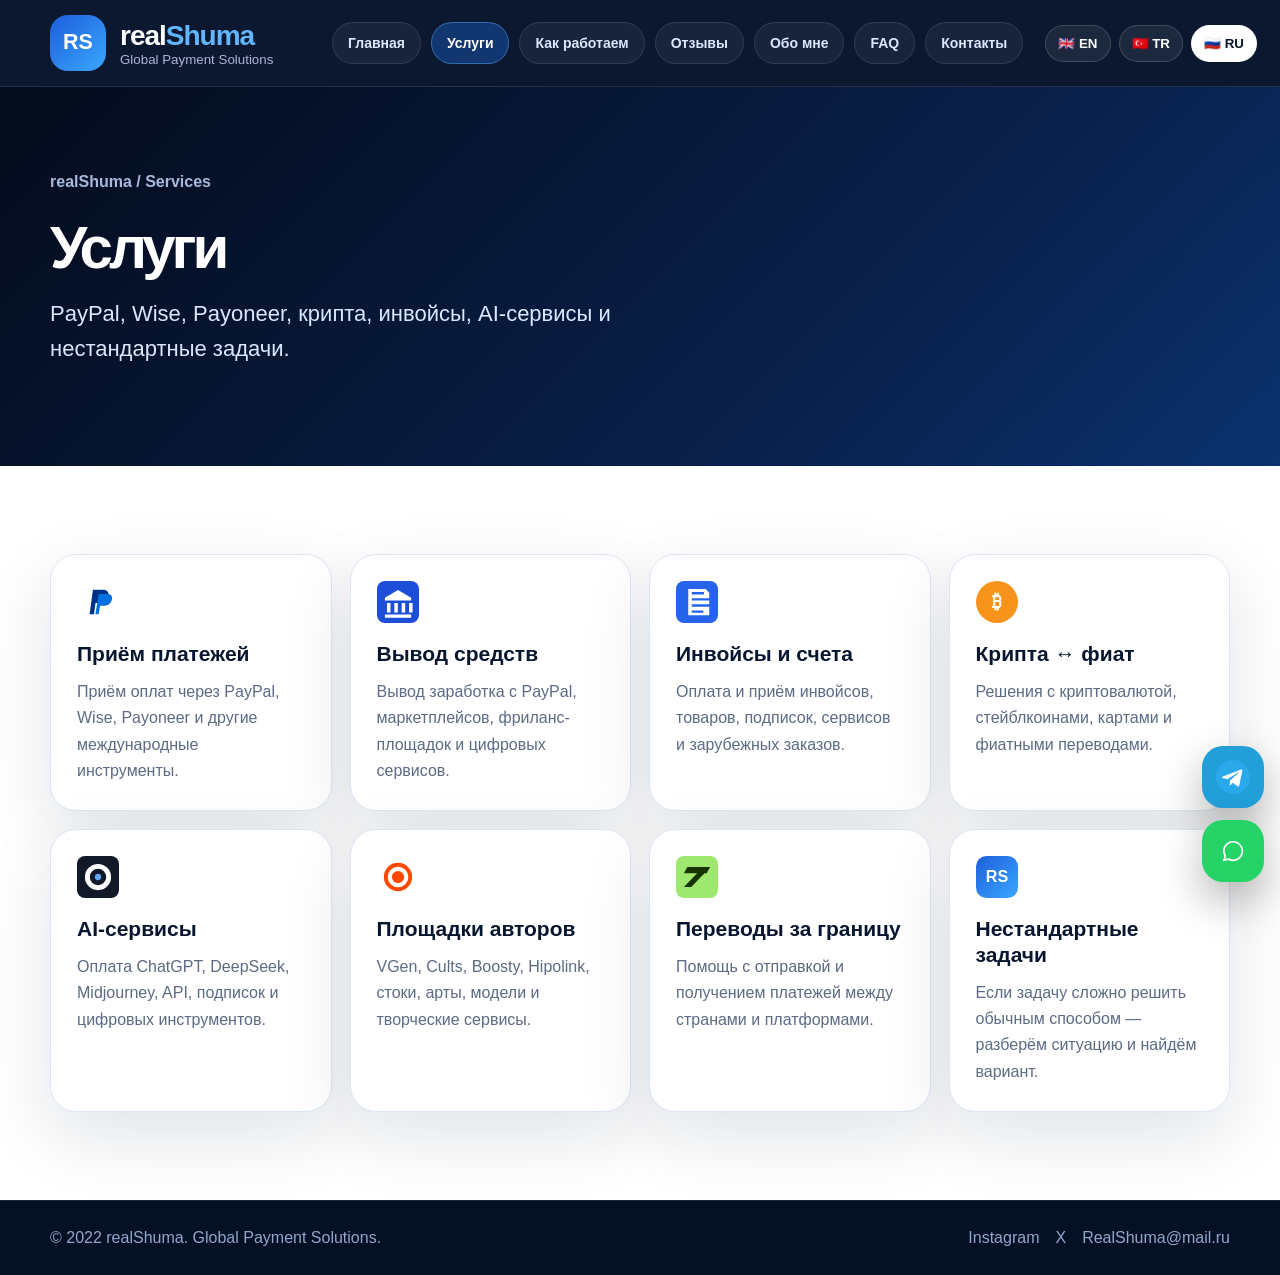
<file: services.html>
<!doctype html><html lang="ru"><head><meta charset="utf-8"><meta name="viewport" content="width=device-width,initial-scale=1"><title>Services — realShuma</title><meta name="description" content="realShuma — международные платежные решения: PayPal, Wise, Payoneer, крипта, инвойсы. Работаю с 2022 года."><meta property="og:title" content="Services — realShuma"><meta property="og:description" content="realShuma — международные платежные решения: PayPal, Wise, Payoneer, крипта, инвойсы. Работаю с 2022 года."><meta property="og:type" content="website"><meta property="og:image" content="og.svg"><meta name="twitter:card" content="summary_large_image"><meta name="theme-color" content="#07142c"><link rel="icon" href="favicon.svg" type="image/svg+xml"><style>
:root{--dark:#07142c;--dark2:#0b234f;--blue:#237cff;--sky:#61b6ff;--bg:#f3f7fc;--text:#07152f;--muted:#63728d;--line:#dbe6f5;--shadow:0 24px 70px rgba(7,21,47,.12);--w:1180px}*{box-sizing:border-box}html{scroll-behavior:smooth}body{margin:0;background:var(--bg);color:var(--text);font-family:Arial,Helvetica,sans-serif}a{text-decoration:none;color:inherit}.container{width:min(var(--w),calc(100% - 36px));margin:auto}[data-lang]{display:none!important}body.ru [data-lang=ru],body.en [data-lang=en],body.tr [data-lang=tr]{display:revert!important}.icon-img{width:30px;height:30px}.header{position:sticky;top:0;z-index:50;background:rgba(7,20,44,.98);border-bottom:1px solid rgba(255,255,255,.1);backdrop-filter:blur(16px)}.nav{min-height:86px;display:grid;grid-template-columns:auto 1fr auto;align-items:center;gap:22px;padding:12px 0}.brand{display:flex;align-items:center;gap:14px;color:white;min-width:260px}.logo-img{width:56px;height:56px;border-radius:18px}.brand b{font-size:28px;letter-spacing:-1px}.brand b span{color:var(--sky)}.brand small{display:block;color:#aab8d8}.menu{display:flex;justify-content:center;gap:10px;color:#dce8ff;font-size:14px;font-weight:900}.menu a{padding:12px 15px;border-radius:999px;background:rgba(255,255,255,.055);border:1px solid rgba(255,255,255,.1);white-space:nowrap;transition:.2s}.menu a:hover,.menu .active{color:white;background:rgba(36,124,255,.3);border-color:rgba(95,179,255,.42)}.langs{display:flex;gap:8px;justify-content:flex-end}.langs button{border:1px solid rgba(255,255,255,.16);background:rgba(255,255,255,.07);color:white;border-radius:999px;padding:10px 12px;font-weight:900;cursor:pointer;white-space:nowrap}.langs .on{background:white;color:#07142c}.hero{background:radial-gradient(circle at 78% 18%,rgba(36,124,255,.45),transparent 35%),linear-gradient(135deg,#040b1b,#09204a 58%,#0b326e);color:white;overflow:hidden}.hero-grid{display:grid;grid-template-columns:1.05fr .95fr;gap:56px;align-items:center;min-height:670px;padding:80px 0}.badge{display:inline-flex;padding:12px 18px;border-radius:999px;border:1px solid rgba(255,255,255,.18);background:rgba(255,255,255,.07);font-weight:900;letter-spacing:.05em;text-transform:uppercase}h1{font-size:70px;line-height:.98;letter-spacing:-4px;margin:28px 0 24px}.blue{color:var(--sky);display:block}.lead{font-size:22px;line-height:1.6;color:#dbe7ff;max-width:690px;margin:0 0 34px}.buttons{display:flex;gap:14px;flex-wrap:wrap}.btn{display:inline-flex;align-items:center;justify-content:center;gap:11px;padding:16px 24px;border-radius:17px;font-weight:900;border:1px solid rgba(255,255,255,.14);transition:.22s}.btn:hover{transform:translateY(-2px)}.btn.primary{background:linear-gradient(135deg,#2d86ff,#1164f4);color:white;box-shadow:0 18px 50px rgba(15,103,255,.28)}.btn.ghost{background:rgba(255,255,255,.07);color:white}.visual{position:relative;height:520px}.globe{position:absolute;right:0;top:18px;width:480px;height:480px;border-radius:50%;background:radial-gradient(circle at 32% 26%,#75c5ff,#247cff55 45%,#247cff13 72%,transparent 73%);border:1px solid rgba(255,255,255,.15)}.globe:before{content:"";position:absolute;inset:36px;border-radius:50%;background-image:linear-gradient(rgba(255,255,255,.13) 1px,transparent 1px),linear-gradient(90deg,rgba(255,255,255,.13) 1px,transparent 1px);background-size:36px 36px;clip-path:circle(50%)}.orbit{position:absolute;inset:78px;border-radius:50%;border:5px solid transparent;border-left-color:#35ddff;border-bottom-color:#35ddff;animation:spin 13s linear infinite}.orbit:before,.orbit:after{content:"➜";position:absolute;color:#8fcfff;font-size:42px}.orbit:before{right:5px;top:48px}.orbit:after{left:20px;bottom:40px;transform:rotate(180deg)}@keyframes spin{to{transform:rotate(360deg)}}.since{position:absolute;left:0;bottom:30px;width:360px;background:rgba(5,13,30,.84);border:1px solid rgba(255,255,255,.13);border-radius:24px;padding:24px;box-shadow:0 24px 70px rgba(0,0,0,.25)}.since b{display:block;font-size:42px;color:white;margin:8px 0}.since p{margin:0;color:#bed0f2}.strip{background:#061226;color:white}.strip-grid{display:grid;grid-template-columns:repeat(8,1fr);gap:12px;padding:20px 0}.mini{min-height:58px;border:1px solid rgba(255,255,255,.1);border-radius:17px;background:rgba(255,255,255,.045);display:flex;align-items:center;justify-content:center;gap:8px;font-weight:900;color:#dbe7ff}.mini img{width:28px;height:28px;border-radius:8px}.section{padding:88px 0}.white{background:white}.dark{background:var(--dark);color:white}.head{max-width:850px;margin:0 auto 44px;text-align:center}.head h2{font-size:46px;line-height:1.08;letter-spacing:-2px;margin:0 0 16px}.head p{font-size:18px;line-height:1.65;color:var(--muted);margin:0}.dark .head p{color:#aebfe0}.pagehero{background:linear-gradient(135deg,#040b1b,#09204a 65%,#0b326e);color:white;padding:86px 0 66px}.pagehero h1{font-size:60px;margin-bottom:18px}.crumb{color:#a7b9dc;font-weight:800;margin-bottom:18px}.cards{display:grid;grid-template-columns:repeat(4,1fr);gap:18px}.card{background:#fff;border:1px solid var(--line);border-radius:26px;padding:26px;box-shadow:var(--shadow);min-height:246px;display:flex;flex-direction:column}.card .icon{width:42px;height:42px;margin-bottom:18px}.card h3{margin:0 0 12px;font-size:21px;line-height:1.22}.card p{margin:0;color:#5c6a84;line-height:1.65;font-size:16px}.dark .card{background:rgba(255,255,255,.075);border-color:rgba(255,255,255,.12);box-shadow:none}.dark .card p{color:#c0cdea}.stats{background:linear-gradient(90deg,#061226,#0b2f6c,#061226);color:white;padding:34px 0}.stats-grid{display:grid;grid-template-columns:repeat(4,1fr);gap:18px}.stat{display:flex;align-items:center;gap:14px;background:rgba(255,255,255,.07);border:1px solid rgba(255,255,255,.12);border-radius:21px;padding:22px;min-height:104px}.stat img{width:34px;height:34px}.stat b{font-size:32px;color:var(--sky);display:block}.stat span{color:#b8c7e7;font-size:14px;line-height:1.35}.steps{display:grid;grid-template-columns:repeat(3,1fr);gap:20px}.step{background:rgba(255,255,255,.075);border:1px solid rgba(255,255,255,.12);border-radius:25px;padding:29px;min-height:260px}.num{width:48px;height:48px;border-radius:50%;display:grid;place-items:center;background:var(--blue);font-weight:900;margin-bottom:17px}.step h3{margin:0 0 12px;font-size:23px}.step p{margin:0;color:#b8c7e7;line-height:1.7}.reviews{display:grid;grid-template-columns:repeat(3,1fr);gap:18px}.review{background:#fff;border:1px solid var(--line);border-radius:26px;padding:24px;box-shadow:var(--shadow);min-height:356px;display:flex;flex-direction:column}.rt{display:flex;gap:14px;align-items:center}.avatar{width:58px;height:58px;border-radius:50%;background:linear-gradient(135deg,#eef6ff,#cfe4ff);border:1px solid #d8e7fb;display:grid;place-items:center;color:#247cff;font-weight:900;font-size:18px;flex:none}.name{font-size:19px;font-weight:900;line-height:1.25}.src{color:#7887a2;font-size:14px;margin-top:5px}.stars{color:#f6b900;letter-spacing:2px;margin:18px 0}.review p{color:#3f4d63;line-height:1.65;margin:0 0 22px}.review a{margin-top:auto;color:#2076f3;font-weight:900}.about-grid,.contact{display:grid;grid-template-columns:1fr 1fr;gap:22px}.darkcard{background:rgba(255,255,255,.075);border:1px solid rgba(255,255,255,.12);border-radius:28px;padding:30px;min-height:178px}.darkcard p{color:#dbe7ff;line-height:1.7;font-size:18px}.check{display:grid;gap:14px}.check div:before{content:"✓";color:#24d47c;font-weight:900;margin-right:10px}.faq{max-width:930px;margin:auto;display:grid;gap:14px}details{background:white;border:1px solid var(--line);border-radius:18px;padding:20px;box-shadow:0 14px 40px rgba(12,31,68,.06)}summary{font-weight:900;font-size:18px;cursor:pointer}details p{color:#5c6a84;line-height:1.65}.contact{grid-template-columns:repeat(5,1fr)}.contact .darkcard{display:flex;flex-direction:column;justify-content:center}.contact a{display:flex;align-items:center;gap:10px;margin:12px 0;color:#dbe7ff;line-height:1.4}.contact img{width:30px;height:30px;border-radius:8px}footer{background:#041024;color:#94a6cb;padding:28px 0;border-top:1px solid rgba(255,255,255,.1)}footer .container{display:flex;justify-content:space-between;gap:15px;flex-wrap:wrap}.legal{display:flex;gap:16px;flex-wrap:wrap}.float{position:fixed;right:16px;bottom:18px;z-index:80;display:grid;gap:12px}.float a{width:62px;height:62px;border-radius:21px;display:grid;place-items:center;box-shadow:0 18px 44px rgba(0,0,0,.30);background:#229ed9}.float a img{width:34px;height:34px}.float .wa{background:#25d366}.reveal{opacity:0;transform:translateY(22px);transition:.7s ease}.reveal.visible{opacity:1;transform:none}@media(max-width:1050px){.nav{grid-template-columns:1fr;gap:14px}.brand{min-width:0}.langs{order:2;justify-content:flex-start}.menu{order:3;justify-content:flex-start;overflow:visible;gap:7px;flex-wrap:nowrap}.menu a{font-size:13px;padding:10px 13px}.hero-grid{grid-template-columns:1fr;min-height:auto}.visual{height:420px}.globe{left:50%;right:auto;transform:translateX(-50%);width:380px;height:380px}.since{left:50%;transform:translateX(-50%);width:min(340px,100%)}.strip-grid{grid-template-columns:repeat(4,1fr)}.cards{grid-template-columns:repeat(2,1fr)}.reviews{grid-template-columns:repeat(2,1fr)}.stats-grid,.steps,.about-grid{grid-template-columns:1fr}.contact{grid-template-columns:repeat(2,1fr)}}@media(max-width:640px){.container{width:calc(100% - 28px)}.nav{padding:18px 0}.brand{gap:12px}.brand b{font-size:29px}.brand small{font-size:17px;max-width:none}.logo-img{width:90px;height:90px;border-radius:24px}.langs{display:grid;grid-template-columns:repeat(3,1fr);width:100%;gap:8px}.langs button{padding:10px 8px;font-size:14px}.menu{width:100%;display:grid;grid-template-columns:repeat(4,1fr);gap:8px}.menu a{display:flex;align-items:center;justify-content:center;text-align:center;min-height:44px;font-size:12px;padding:8px 5px;white-space:normal;line-height:1.15}.menu a:nth-child(n+5){font-size:11px}h1,.pagehero h1{font-size:42px;letter-spacing:-2.2px;line-height:1.05}.lead{font-size:20px;line-height:1.55}.buttons{display:grid}.btn{width:100%}.cards,.reviews{grid-template-columns:1fr}.head h2{font-size:36px}.section{padding:66px 0}.strip-grid{grid-template-columns:repeat(2,1fr)}.float a{width:58px;height:58px}.stats-grid{gap:12px}.stat{padding:18px}.stat b{font-size:30px}.contact{grid-template-columns:1fr}.card,.review,.darkcard{min-height:auto}.visual{height:360px}.globe{width:310px;height:310px}.since{bottom:12px}.pagehero{padding:64px 0 50px}}@media(max-width:390px){.brand b{font-size:27px}.brand small{font-size:15px}.logo-img{width:80px;height:80px}.menu a{font-size:11px;padding:7px 4px}.langs button{font-size:13px}h1,.pagehero h1{font-size:38px}.lead{font-size:18px}}
</style>
</head><body class="ru"><header class="header"><div class="container nav"><a class="brand" href="index.html"><img class="logo-img" src="logo-rs.svg" alt="RS"><div><b>real<span>Shuma</span></b><small>Global Payment Solutions</small></div></a><nav class="menu"><a class="" href="index.html"><span data-lang="ru">Главная</span><span data-lang="en">Home</span><span data-lang="tr">Ana</span></a><a class="active" href="services.html"><span data-lang="ru">Услуги</span><span data-lang="en">Services</span><span data-lang="tr">Hizmet</span></a><a class="" href="process.html"><span data-lang="ru">Как работаем</span><span data-lang="en">Process</span><span data-lang="tr">Süreç</span></a><a class="" href="reviews.html"><span data-lang="ru">Отзывы</span><span data-lang="en">Reviews</span><span data-lang="tr">Yorum</span></a><a class="" href="about.html"><span data-lang="ru">Обо мне</span><span data-lang="en">About</span><span data-lang="tr">Hakkımda</span></a><a class="" href="faq.html"><span data-lang="ru">FAQ</span><span data-lang="en">FAQ</span><span data-lang="tr">SSS</span></a><a class="" href="contact.html"><span data-lang="ru">Контакты</span><span data-lang="en">Contact</span><span data-lang="tr">İletişim</span></a></nav><div class="langs"><button id="b-en" onclick="setLang('en')">🇬🇧 EN</button><button id="b-tr" onclick="setLang('tr')">🇹🇷 TR</button><button id="b-ru" onclick="setLang('ru')">🇷🇺 RU</button></div></div></header><section class="pagehero"><div class="container"><div class="crumb">realShuma / Services</div><h1><span data-lang="ru">Услуги</span><span data-lang="en">Services</span><span data-lang="tr">Hizmetler</span></h1><p class="lead"><span data-lang="ru">PayPal, Wise, Payoneer, крипта, инвойсы, AI-сервисы и нестандартные задачи.</span><span data-lang="en">PayPal, Wise, Payoneer, crypto, invoices, AI services and custom tasks.</span><span data-lang="tr">PayPal, Wise, Payoneer, kripto, faturalar, AI servisleri ve özel işler.</span></p></div></section><section class="section white"><div class="container"><div class="cards"><div class="card"><img class="icon" src="paypal.svg" alt=""><h3 data-lang="ru">Приём платежей</h3><h3 data-lang="en">Receive payments</h3><h3 data-lang="tr">Ödeme alma</h3><p data-lang="ru">Приём оплат через PayPal, Wise, Payoneer и другие международные инструменты.</p><p data-lang="en">Receive payments via PayPal, Wise, Payoneer and other international tools.</p><p data-lang="tr">PayPal, Wise, Payoneer ve diğer araçlarla ödeme alma.</p></div><div class="card"><img class="icon" src="bank.svg" alt=""><h3 data-lang="ru">Вывод средств</h3><h3 data-lang="en">Withdraw funds</h3><h3 data-lang="tr">Para çekme</h3><p data-lang="ru">Вывод заработка с PayPal, маркетплейсов, фриланс-площадок и цифровых сервисов.</p><p data-lang="en">Withdraw funds from PayPal, marketplaces, freelance platforms and digital services.</p><p data-lang="tr">PayPal, pazar yerleri ve dijital servislerden para çekme.</p></div><div class="card"><img class="icon" src="invoice.svg" alt=""><h3 data-lang="ru">Инвойсы и счета</h3><h3 data-lang="en">Invoices</h3><h3 data-lang="tr">Faturalar</h3><p data-lang="ru">Оплата и приём инвойсов, товаров, подписок, сервисов и зарубежных заказов.</p><p data-lang="en">Pay and receive invoices, subscriptions, services and foreign orders.</p><p data-lang="tr">Fatura, abonelik, servis ve yurtdışı sipariş ödemeleri.</p></div><div class="card"><img class="icon" src="bitcoin.svg" alt=""><h3 data-lang="ru">Крипта ↔ фиат</h3><h3 data-lang="en">Crypto ↔ fiat</h3><h3 data-lang="tr">Kripto ↔ fiat</h3><p data-lang="ru">Решения с криптовалютой, стейблкоинами, картами и фиатными переводами.</p><p data-lang="en">Solutions with crypto, stablecoins, cards and fiat transfers.</p><p data-lang="tr">Kripto, stablecoin, kart ve fiat transfer çözümleri.</p></div><div class="card"><img class="icon" src="ai.svg" alt=""><h3 data-lang="ru">AI-сервисы</h3><h3 data-lang="en">AI services</h3><h3 data-lang="tr">AI servisleri</h3><p data-lang="ru">Оплата ChatGPT, DeepSeek, Midjourney, API, подписок и цифровых инструментов.</p><p data-lang="en">Payments for ChatGPT, DeepSeek, Midjourney, APIs and subscriptions.</p><p data-lang="tr">ChatGPT, DeepSeek, Midjourney, API ve abonelik ödemeleri.</p></div><div class="card"><img class="icon" src="payoneer.svg" alt=""><h3 data-lang="ru">Площадки авторов</h3><h3 data-lang="en">Creator platforms</h3><h3 data-lang="tr">İçerik platformları</h3><p data-lang="ru">VGen, Cults, Boosty, Hipolink, стоки, арты, модели и творческие сервисы.</p><p data-lang="en">VGen, Cults, Boosty, Hipolink, stock platforms and creator services.</p><p data-lang="tr">VGen, Cults, Boosty, Hipolink ve içerik platformları.</p></div><div class="card"><img class="icon" src="wise.svg" alt=""><h3 data-lang="ru">Переводы за границу</h3><h3 data-lang="en">Cross-border transfers</h3><h3 data-lang="tr">Uluslararası transfer</h3><p data-lang="ru">Помощь с отправкой и получением платежей между странами и платформами.</p><p data-lang="en">Help sending and receiving payments between countries and platforms.</p><p data-lang="tr">Ülkeler ve platformlar arasında ödeme desteği.</p></div><div class="card"><img class="icon" src="logo-rs.svg" alt=""><h3 data-lang="ru">Нестандартные задачи</h3><h3 data-lang="en">Custom tasks</h3><h3 data-lang="tr">Özel işler</h3><p data-lang="ru">Если задачу сложно решить обычным способом — разберём ситуацию и найдём вариант.</p><p data-lang="en">For non-standard tasks, we review the situation and find an option.</p><p data-lang="tr">Standart dışı işler için uygun çözüm bulunur.</p></div></div></div></section><div class="float"><a href="https://t.me/realshuma" target="_blank" aria-label="Telegram"><img src="telegram.svg" alt=""></a><a class="wa" href="https://wa.me/79042220808" target="_blank" aria-label="WhatsApp"><img src="whatsapp.svg" alt=""></a></div><footer><div class="container"><div>© 2022 realShuma. Global Payment Solutions.</div><div class="legal"><a href="https://www.instagram.com/realshuma" target="_blank">Instagram</a><a href="https://x.com/realshuma" target="_blank">X</a><a href="mailto:RealShuma@mail.ru">RealShuma@mail.ru</a></div></div></footer><script>
function setLang(l){document.body.className=l;['en','tr','ru'].forEach(x=>{let b=document.getElementById('b-'+x);if(b)b.classList.toggle('on',x===l)});document.documentElement.lang=l;try{localStorage.setItem('rs_lang',l)}catch(e){}}setLang(localStorage.getItem('rs_lang')||'ru');document.querySelectorAll('.card,.review,.step,.stat,.darkcard,.head').forEach(el=>el.classList.add('reveal'));const io=new IntersectionObserver(es=>es.forEach(e=>{if(e.isIntersecting)e.target.classList.add('visible')}),{threshold:.12});document.querySelectorAll('.reveal').forEach(el=>io.observe(el));
</script>
</body></html>
</file>
